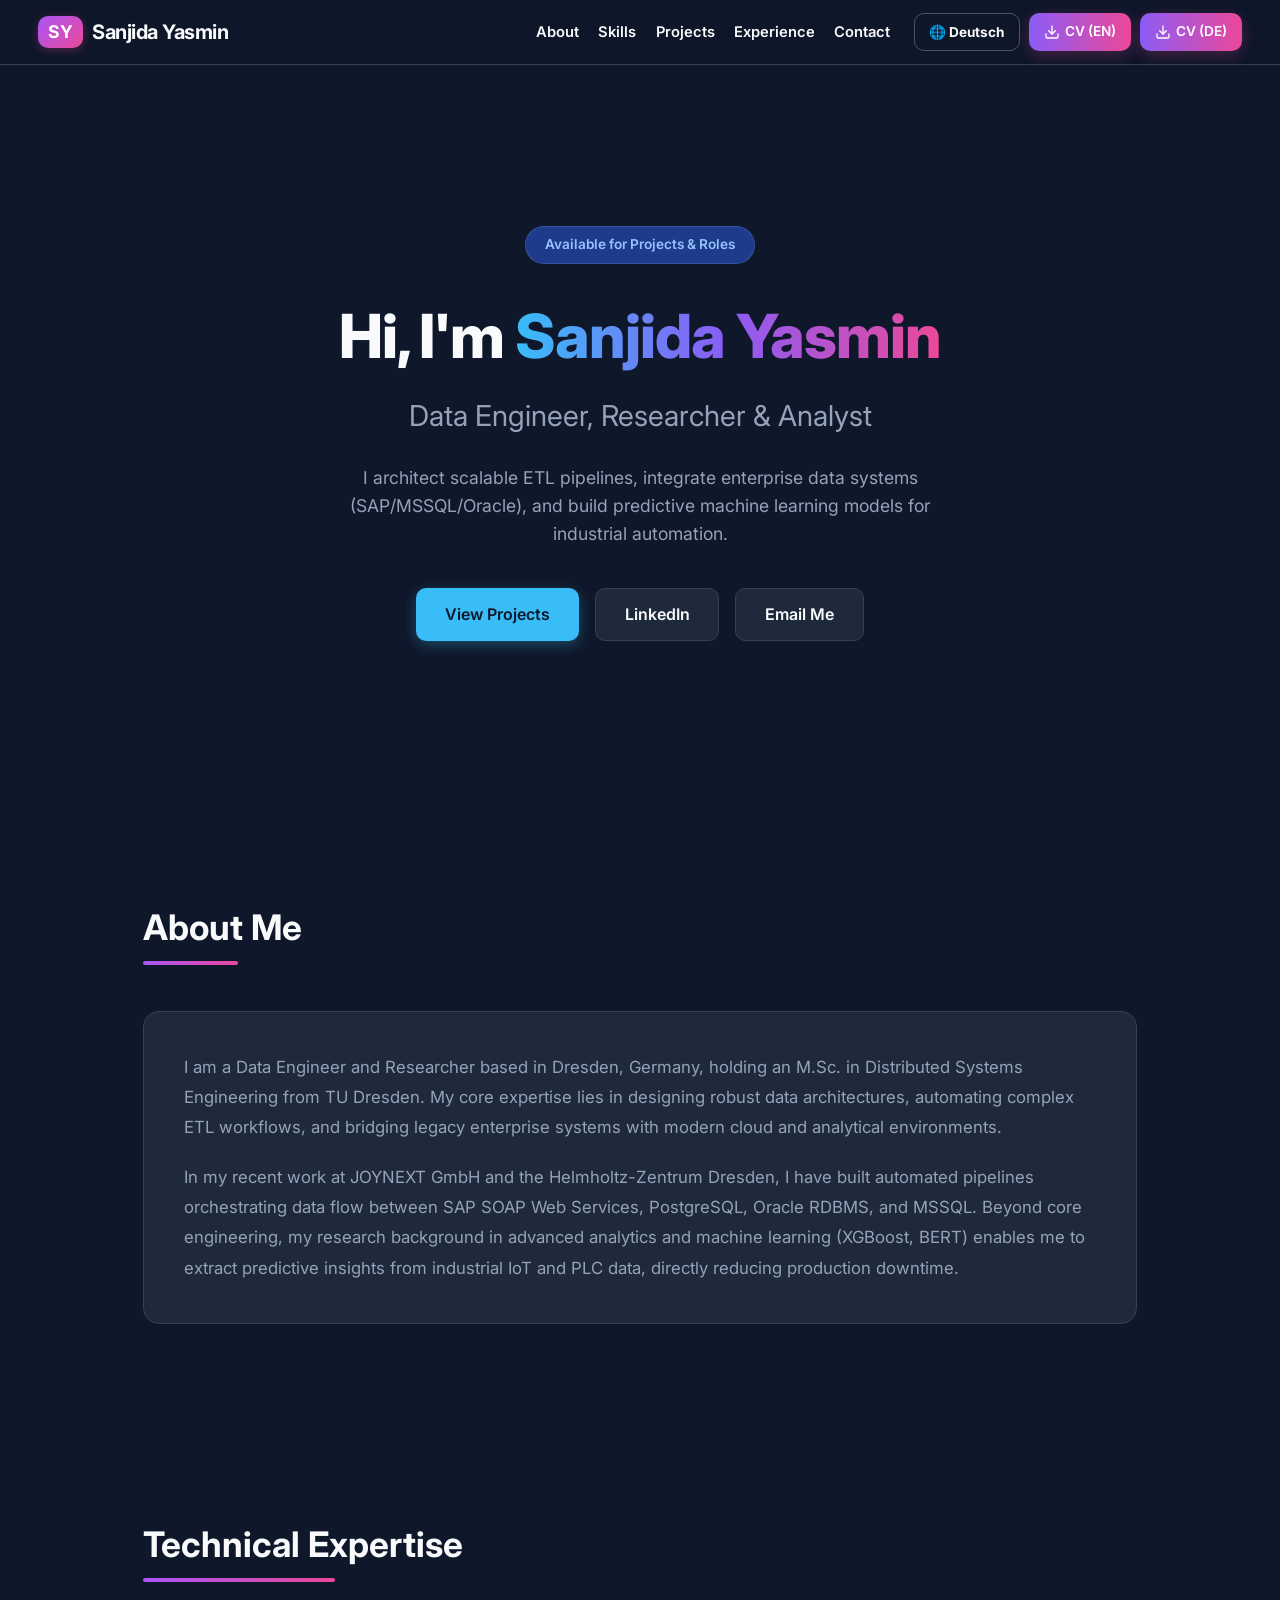
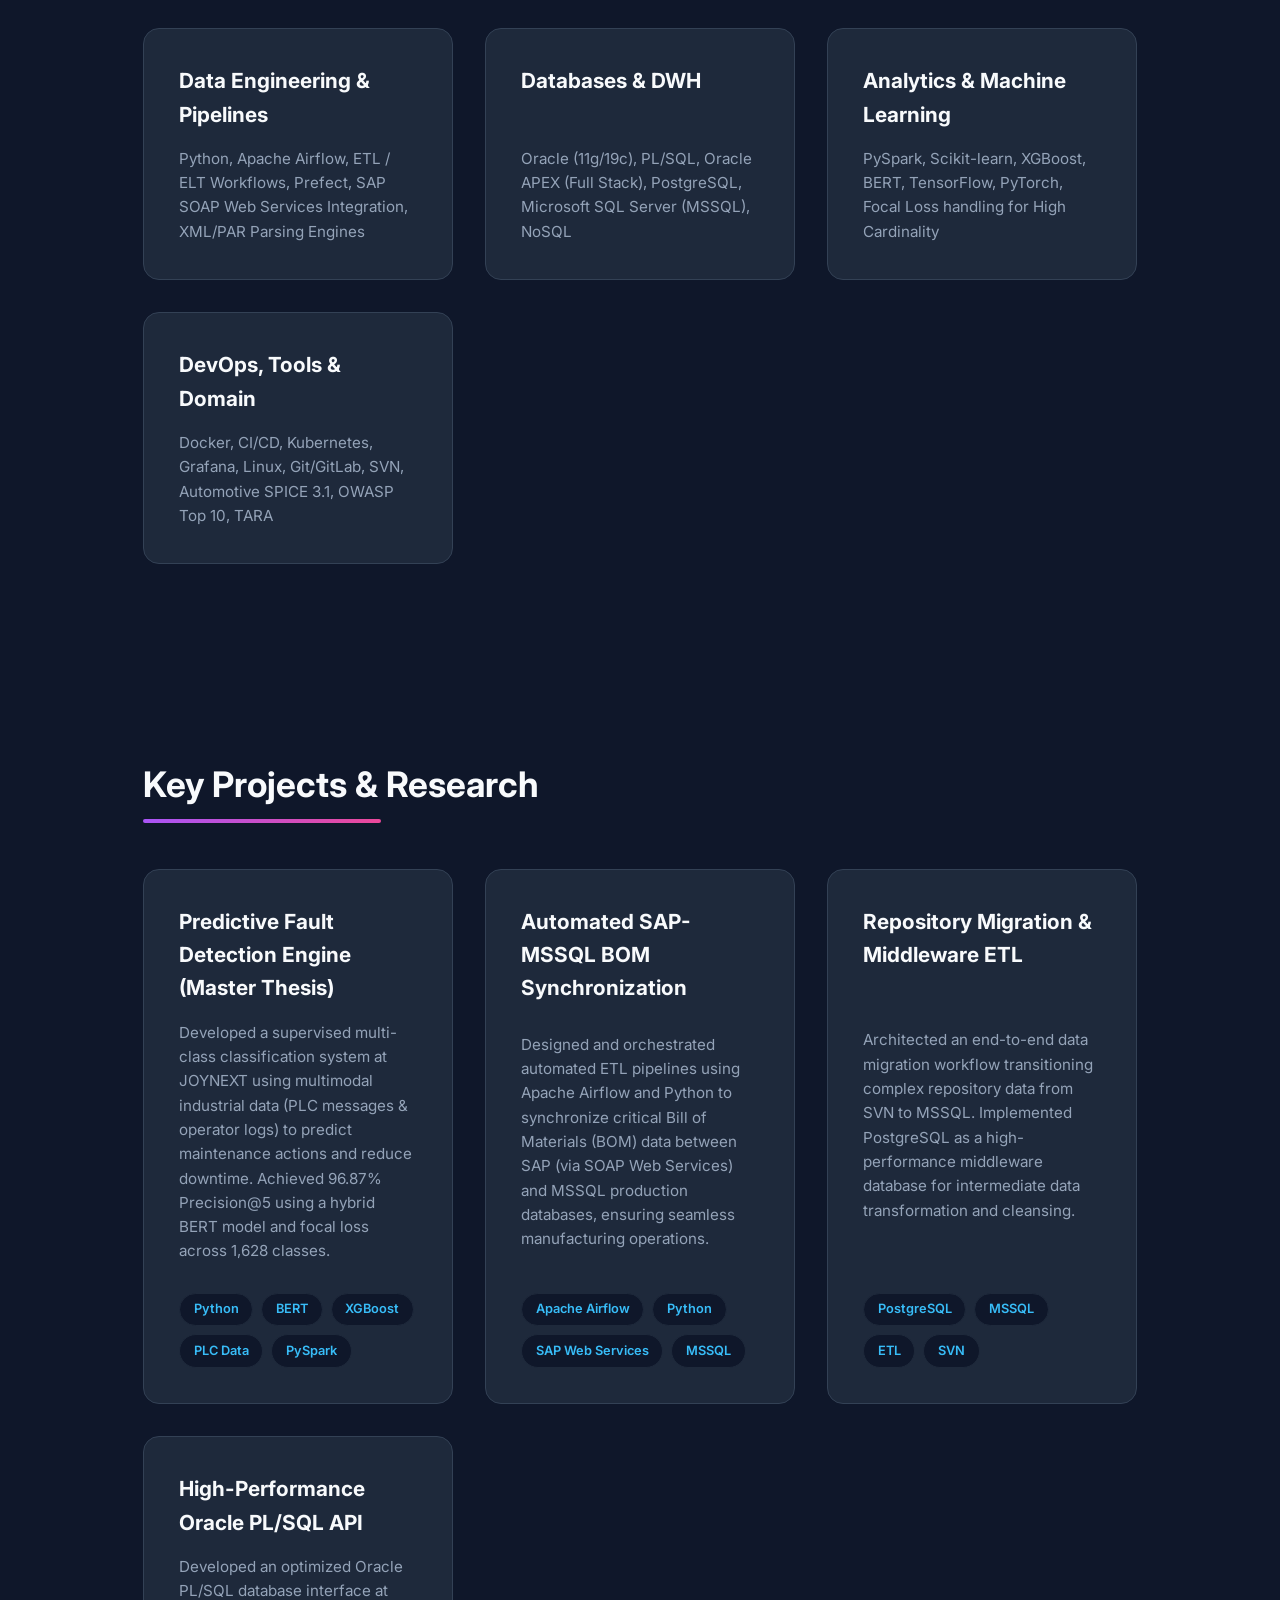
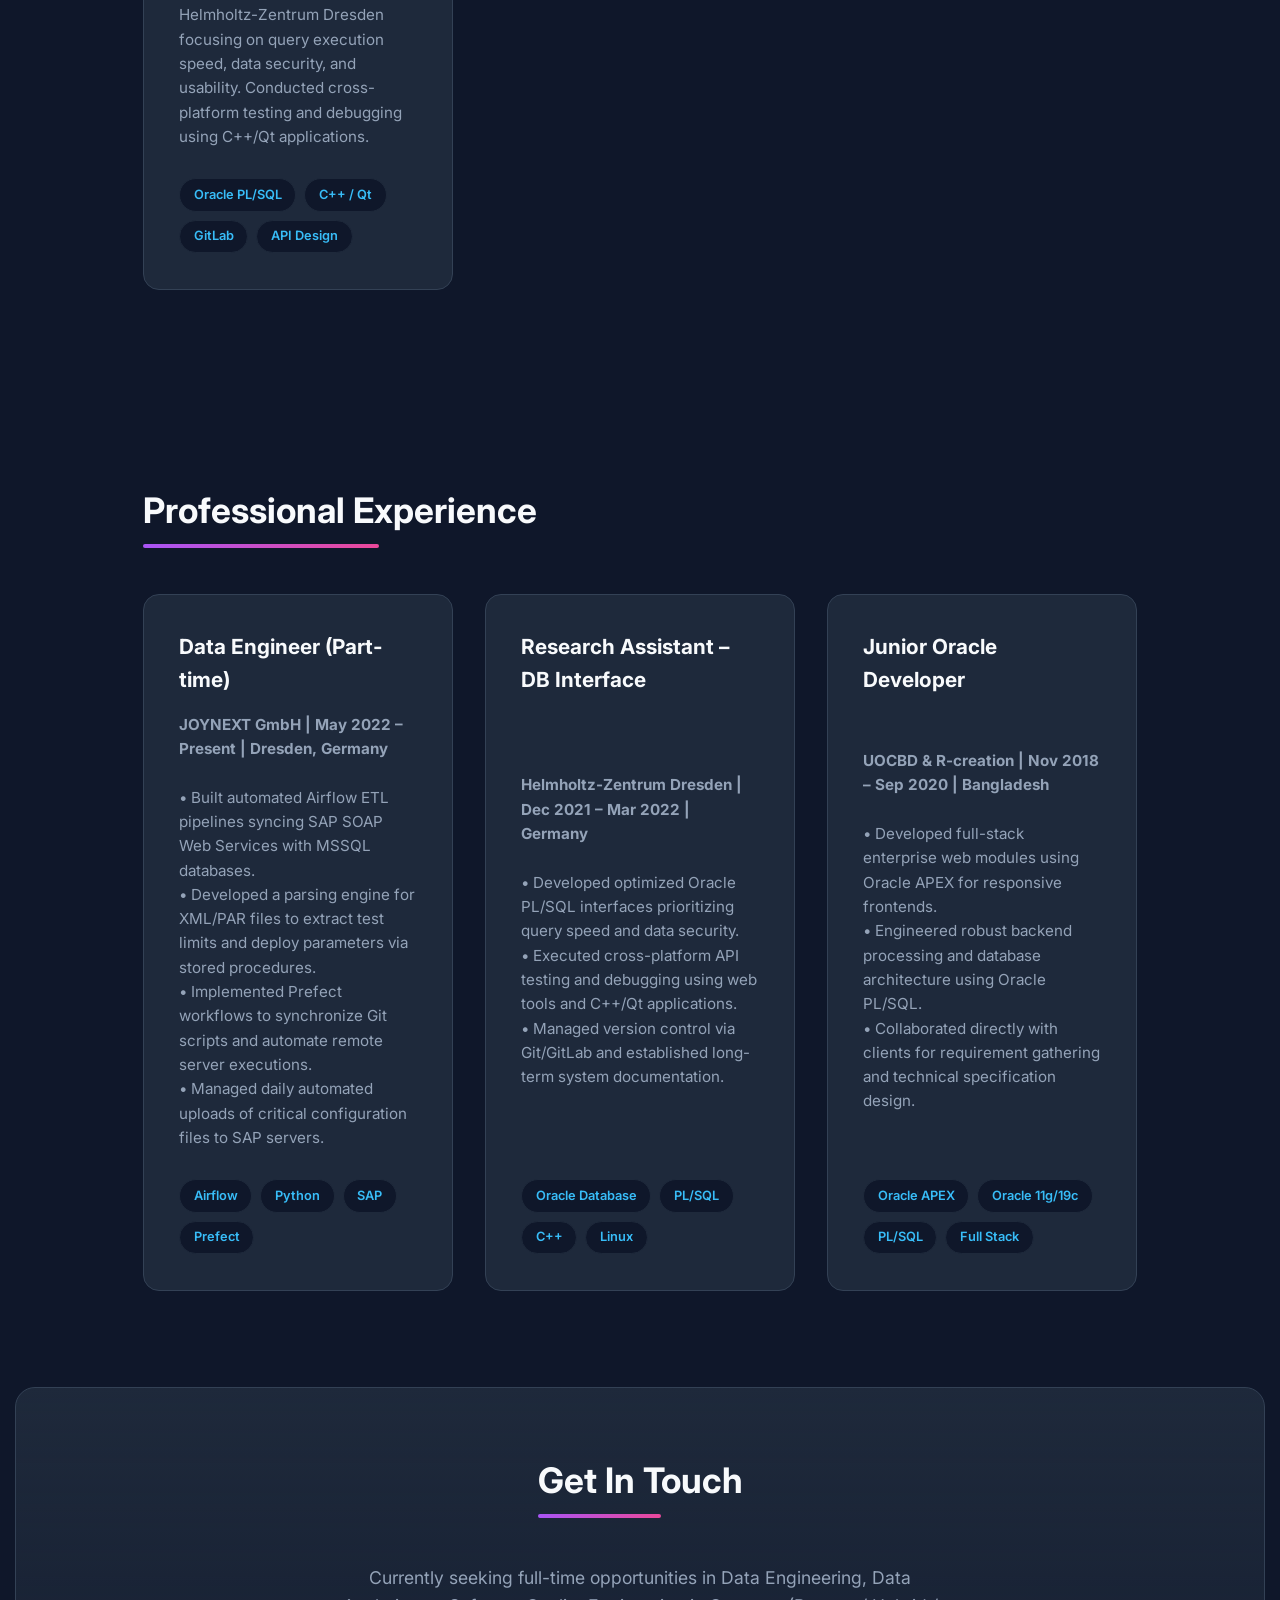
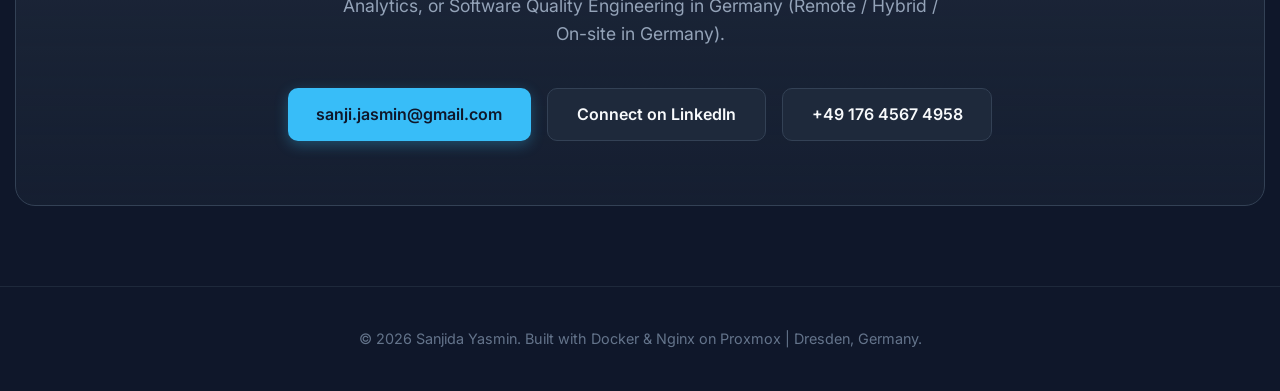
<file: index.html>
<!DOCTYPE html>
<html lang="en">
<head>
    <meta charset="UTF-8">
    <meta name="viewport" content="width=device-width, initial-scale=1.0">
    <title>Sanjida Yasmin | Data Engineer & Researcher</title>
    <link rel="stylesheet" href="style.css">
    <link href="https://fonts.googleapis.com/css2?family=Inter:wght@300;400;600;700;800&display=swap" rel="stylesheet">
</head>
<body>
    <nav class="navbar">
        <div class="brand">
            <span class="logo-badge">SY</span>
            <span class="brand-name">Sanjida Yasmin</span>
        </div>
        <div class="nav-right">
            <ul class="nav-links">
                <li><a href="#about" data-i18n="nav_about">About</a></li>
                <li><a href="#skills" data-i18n="nav_skills">Skills</a></li>
                <li><a href="#projects" data-i18n="nav_projects">Projects</a></li>
                <li><a href="#experience" data-i18n="nav_exp">Experience</a></li>
                <li><a href="#contact" data-i18n="nav_contact">Contact</a></li>
            </ul>
            <div class="cv-buttons">
                <!-- Language Toggle Button -->
                <button onclick="toggleLanguage()" class="btn-lang" id="langBtn">🌐 Deutsch</button>

                <a href="https://github.com/SanjidaY/Sanjida-Yasmin_CV/raw/main/Sanjida_Yasmin_CV.pdf" target="_blank" class="btn-gradient">
                <svg width="16" height="16" viewBox="0 0 24 24" fill="none" stroke="currentColor" stroke-width="2" stroke-linecap="round" stroke-linejoin="round"><path d="M21 15v4a2 2 0 0 1-2 2H5a2 2 0 0 1-2-2v-4"/><polyline points="7 10 12 15 17 10"/><line x1="12" y1="15" x2="12" y2="3"/></svg>
                CV (EN)
                </a>
                <a href="https://github.com/SanjidaY/Sanjida-Yasmin_CV/raw/main/Sanjida_Yasmin_Lebenslauf.pdf" target="_blank" class="btn-gradient">
                <svg width="16" height="16" viewBox="0 0 24 24" fill="none" stroke="currentColor" stroke-width="2" stroke-linecap="round" stroke-linejoin="round"><path d="M21 15v4a2 2 0 0 1-2 2H5a2 2 0 0 1-2-2v-4"/><polyline points="7 10 12 15 17 10"/><line x1="12" y1="15" x2="12" y2="3"/></svg>
                CV (DE)
                </a>
            </div>
        </div>
    </nav>

    <header class="hero">
        <div class="hero-content">
            <span class="badge" data-i18n="hero_badge">Available for Projects & Roles</span>
            <h1><span data-i18n="hero_hi">Hi, I'm</span> <span class="highlight">Sanjida Yasmin</span></h1>
            <h2 data-i18n="hero_subtitle">Data Engineer, Researcher & Analyst</h2>
            <p data-i18n="hero_desc">I architect scalable ETL pipelines, integrate enterprise data systems (SAP/MSSQL/Oracle), and build predictive machine learning models for industrial automation.</p>
            <div class="hero-buttons">
                <a href="#projects" class="btn btn-primary" data-i18n="hero_btn_proj">View Projects</a>
                <a href="https://linkedin.com/in/yasmin-sanjida" target="_blank" class="btn btn-secondary">LinkedIn</a>
                <a href="mailto:sanji.jasmin@gmail.com" class="btn btn-secondary" data-i18n="hero_btn_email">Email Me</a>
            </div>
        </div>
    </header>

    <section id="about" class="section">
        <h2 class="section-title" data-i18n="about_title">About Me</h2>
        <div class="about-grid">
            <div class="about-text">
                <p data-i18n="about_p1">I am a Data Engineer and Researcher based in Dresden, Germany, holding an M.Sc. in Distributed Systems Engineering from TU Dresden. My core expertise lies in designing robust data architectures, automating complex ETL workflows, and bridging legacy enterprise systems with modern cloud and analytical environments.</p>
                <p data-i18n="about_p2">In my recent work at JOYNEXT GmbH and the Helmholtz-Zentrum Dresden, I have built automated pipelines orchestrating data flow between SAP SOAP Web Services, PostgreSQL, Oracle RDBMS, and MSSQL. Beyond core engineering, my research background in advanced analytics and machine learning (XGBoost, BERT) enables me to extract predictive insights from industrial IoT and PLC data, directly reducing production downtime.</p>
            </div>
        </div>
    </section>

    <section id="skills" class="section">
        <h2 class="section-title" data-i18n="skills_title">Technical Expertise</h2>
        <div class="skills-grid">
            <div class="skill-card">
                <h3 data-i18n="skill_1_title">Data Engineering & Pipelines</h3>
                <p data-i18n="skill_1_desc">Python, Apache Airflow, ETL / ELT Workflows, Prefect, SAP SOAP Web Services Integration, XML/PAR Parsing Engines</p>
            </div>
            <div class="skill-card">
                <h3 data-i18n="skill_2_title">Databases & DWH</h3>
                <p data-i18n="skill_2_desc">Oracle (11g/19c), PL/SQL, Oracle APEX (Full Stack), PostgreSQL, Microsoft SQL Server (MSSQL), NoSQL</p>
            </div>
            <div class="skill-card">
                <h3 data-i18n="skill_3_title">Analytics & Machine Learning</h3>
                <p data-i18n="skill_3_desc">PySpark, Scikit-learn, XGBoost, BERT, TensorFlow, PyTorch, Focal Loss handling for High Cardinality</p>
            </div>
            <div class="skill-card">
                <h3 data-i18n="skill_4_title">DevOps, Tools & Domain</h3>
                <p data-i18n="skill_4_desc">Docker, CI/CD, Kubernetes, Grafana, Linux, Git/GitLab, SVN, Automotive SPICE 3.1, OWASP Top 10, TARA</p>
            </div>
        </div>
    </section>

    <section id="projects" class="section">
        <h2 class="section-title" data-i18n="proj_title">Key Projects & Research</h2>
        <div class="projects-grid">
            <div class="project-card">
                <div class="project-content">
                    <h3 data-i18n="proj_1_title">Predictive Fault Detection Engine (Master Thesis)</h3>
                    <p data-i18n="proj_1_desc">Developed a supervised multi-class classification system at JOYNEXT using multimodal industrial data (PLC messages & operator logs) to predict maintenance actions and reduce downtime. Achieved 96.87% Precision@5 using a hybrid BERT model and focal loss across 1,628 classes.</p>
                    <div class="tags">
                        <span>Python</span><span>BERT</span><span>XGBoost</span><span>PLC Data</span><span>PySpark</span>
                    </div>
                </div>
            </div>
            <div class="project-card">
                <div class="project-content">
                    <h3 data-i18n="proj_2_title">Automated SAP-MSSQL BOM Synchronization</h3>
                    <p data-i18n="proj_2_desc">Designed and orchestrated automated ETL pipelines using Apache Airflow and Python to synchronize critical Bill of Materials (BOM) data between SAP (via SOAP Web Services) and MSSQL production databases, ensuring seamless manufacturing operations.</p>
                    <div class="tags">
                        <span>Apache Airflow</span><span>Python</span><span>SAP Web Services</span><span>MSSQL</span>
                    </div>
                </div>
            </div>
            <div class="project-card">
                <div class="project-content">
                    <h3 data-i18n="proj_3_title">Repository Migration & Middleware ETL</h3>
                    <p data-i18n="proj_3_desc">Architected an end-to-end data migration workflow transitioning complex repository data from SVN to MSSQL. Implemented PostgreSQL as a high-performance middleware database for intermediate data transformation and cleansing.</p>
                    <div class="tags">
                        <span>PostgreSQL</span><span>MSSQL</span><span>ETL</span><span>SVN</span>
                    </div>
                </div>
            </div>
            <div class="project-card">
                <div class="project-content">
                    <h3 data-i18n="proj_4_title">High-Performance Oracle PL/SQL API</h3>
                    <p data-i18n="proj_4_desc">Developed an optimized Oracle PL/SQL database interface at Helmholtz-Zentrum Dresden focusing on query execution speed, data security, and usability. Conducted cross-platform testing and debugging using C++/Qt applications.</p>
                    <div class="tags">
                        <span>Oracle PL/SQL</span><span>C++ / Qt</span><span>GitLab</span><span>API Design</span>
                    </div>
                </div>
            </div>
        </div>
    </section>

    <section id="experience" class="section">
        <h2 class="section-title" data-i18n="exp_title">Professional Experience</h2>
        <div class="projects-grid">
            <div class="project-card">
                <div class="project-content">
                    <h3 data-i18n="exp_1_title">Data Engineer (Part-time)</h3>
                    <p><strong data-i18n="exp_1_sub">JOYNEXT GmbH | May 2022 – Present | Dresden, Germany</strong><br><br>
                    <span data-i18n="exp_1_desc">• Built automated Airflow ETL pipelines syncing SAP SOAP Web Services with MSSQL databases.<br>• Developed a parsing engine for XML/PAR files to extract test limits and deploy parameters via stored procedures.<br>• Implemented Prefect workflows to synchronize Git scripts and automate remote server executions.<br>• Managed daily automated uploads of critical configuration files to SAP servers.</span></p>
                    <div class="tags">
                        <span>Airflow</span><span>Python</span><span>SAP</span><span>Prefect</span>
                    </div>
                </div>
            </div>
            <div class="project-card">
                <div class="project-content">
                    <h3 data-i18n="exp_2_title">Research Assistant – DB Interface</h3>
                    <p><strong data-i18n="exp_2_sub">Helmholtz-Zentrum Dresden | Dec 2021 – Mar 2022 | Germany</strong><br><br>
                    <span data-i18n="exp_2_desc">• Developed optimized Oracle PL/SQL interfaces prioritizing query speed and data security.<br>• Executed cross-platform API testing and debugging using web tools and C++/Qt applications.<br>• Managed version control via Git/GitLab and established long-term system documentation.</span></p>
                    <div class="tags">
                        <span>Oracle Database</span><span>PL/SQL</span><span>C++</span><span>Linux</span>
                    </div>
                </div>
            </div>
            <div class="project-card">
                <div class="project-content">
                    <h3 data-i18n="exp_3_title">Junior Oracle Developer</h3>
                    <p><strong data-i18n="exp_3_sub">UOCBD & R-creation | Nov 2018 – Sep 2020 | Bangladesh</strong><br><br>
                    <span data-i18n="exp_3_desc">• Developed full-stack enterprise web modules using Oracle APEX for responsive frontends.<br>• Engineered robust backend processing and database architecture using Oracle PL/SQL.<br>• Collaborated directly with clients for requirement gathering and technical specification design.</span></p>
                    <div class="tags">
                        <span>Oracle APEX</span><span>Oracle 11g/19c</span><span>PL/SQL</span><span>Full Stack</span>
                    </div>
                </div>
            </div>
        </div>
    </section>

    <section id="contact" class="section contact-section">
        <h2 class="section-title" data-i18n="contact_title">Get In Touch</h2>
        <p data-i18n="contact_desc">Currently seeking full-time opportunities in Data Engineering, Data Analytics, or Software Quality Engineering in Germany (Remote / Hybrid / On-site in Germany).</p>
        <div class="contact-links">
            <a href="mailto:sanji.jasmin@gmail.com" class="btn btn-primary">sanji.jasmin@gmail.com</a>
            <a href="https://linkedin.com/in/yasmin-sanjida" target="_blank" class="btn btn-secondary">Connect on LinkedIn</a>
            <a href="tel:+4917645674958" class="btn btn-secondary">+49 176 4567 4958</a>
        </div>
    </section>

    <footer>
        <p data-i18n="footer_text">&copy; 2026 Sanjida Yasmin. Built with Docker & Nginx on Proxmox | Dresden, Germany.</p>
    </footer>

    <!-- JavaScript Translation Engine -->
    <script>
        const translations = {
            en: {
                nav_about: "About", nav_skills: "Skills", nav_projects: "Projects", nav_exp: "Experience", nav_contact: "Contact",
                hero_badge: "Available for Projects & Roles", hero_hi: "Hi, I'm", hero_subtitle: "Data Engineer, Researcher & Analyst",
                hero_desc: "I architect scalable ETL pipelines, integrate enterprise data systems (SAP/MSSQL/Oracle), and build predictive machine learning models for industrial automation.",
                hero_btn_proj: "View Projects", hero_btn_email: "Email Me",
                about_title: "About Me",
                about_p1: "I am a Data Engineer and Researcher based in Dresden, Germany, holding an M.Sc. in Distributed Systems Engineering from TU Dresden. My core expertise lies in designing robust data architectures, automating complex ETL workflows, and bridging legacy enterprise systems with modern cloud and analytical environments.",
                about_p2: "In my recent work at JOYNEXT GmbH and the Helmholtz-Zentrum Dresden, I have built automated pipelines orchestrating data flow between SAP SOAP Web Services, PostgreSQL, Oracle RDBMS, and MSSQL. Beyond core engineering, my research background in advanced analytics and machine learning (XGBoost, BERT) enables me to extract predictive insights from industrial IoT and PLC data, directly reducing production downtime.",
                skills_title: "Technical Expertise",
                skill_1_title: "Data Engineering & Pipelines", skill_1_desc: "Python, Apache Airflow, ETL / ELT Workflows, Prefect, SAP SOAP Web Services Integration, XML/PAR Parsing Engines",
                skill_2_title: "Databases & DWH", skill_2_desc: "Oracle (11g/19c), PL/SQL, Oracle APEX (Full Stack), PostgreSQL, Microsoft SQL Server (MSSQL), NoSQL",
                skill_3_title: "Analytics & Machine Learning", skill_3_desc: "PySpark, Scikit-learn, XGBoost, BERT, TensorFlow, PyTorch, Focal Loss handling for High Cardinality",
                skill_4_title: "DevOps, Tools & Domain", skill_4_desc: "Docker, CI/CD, Kubernetes, Grafana, Linux, Git/GitLab, SVN, Automotive SPICE 3.1, OWASP Top 10, TARA",
                proj_title: "Key Projects & Research",
                proj_1_title: "Predictive Fault Detection Engine (Master Thesis)", proj_1_desc: "Developed a supervised multi-class classification system at JOYNEXT using multimodal industrial data (PLC messages & operator logs) to predict maintenance actions and reduce downtime. Achieved 96.87% Precision@5 using a hybrid BERT model and focal loss across 1,628 classes.",
                proj_2_title: "Automated SAP-MSSQL BOM Synchronization", proj_2_desc: "Designed and orchestrated automated ETL pipelines using Apache Airflow and Python to synchronize critical Bill of Materials (BOM) data between SAP (via SOAP Web Services) and MSSQL production databases, ensuring seamless manufacturing operations.",
                proj_3_title: "Repository Migration & Middleware ETL", proj_3_desc: "Architected an end-to-end data migration workflow transitioning complex repository data from SVN to MSSQL. Implemented PostgreSQL as a high-performance middleware database for intermediate data transformation and cleansing.",
                proj_4_title: "High-Performance Oracle PL/SQL API", proj_4_desc: "Developed an optimized Oracle PL/SQL database interface at Helmholtz-Zentrum Dresden focusing on query execution speed, data security, and usability. Conducted cross-platform testing and debugging using C++/Qt applications.",
                exp_title: "Professional Experience",
                exp_1_title: "Data Engineer (Part-time)", exp_1_sub: "JOYNEXT GmbH | May 2022 – Present | Dresden, Germany",
                exp_1_desc: "• Built automated Airflow ETL pipelines syncing SAP SOAP Web Services with MSSQL databases.<br>• Developed a parsing engine for XML/PAR files to extract test limits and deploy parameters via stored procedures.<br>• Implemented Prefect workflows to synchronize Git scripts and automate remote server executions.<br>• Managed daily automated uploads of critical configuration files to SAP servers.",
                exp_2_title: "Research Assistant – DB Interface", exp_2_sub: "Helmholtz-Zentrum Dresden | Dec 2021 – Mar 2022 | Germany",
                exp_2_desc: "• Developed optimized Oracle PL/SQL interfaces prioritizing query speed and data security.<br>• Executed cross-platform API testing and debugging using web tools and C++/Qt applications.<br>• Managed version control via Git/GitLab and established long-term system documentation.",
                exp_3_title: "Junior Oracle Developer", exp_3_sub: "UOCBD & R-creation | Nov 2018 – Sep 2020 | Bangladesh",
                exp_3_desc: "• Developed full-stack enterprise web modules using Oracle APEX for responsive frontends.<br>• Engineered robust backend processing and database architecture using Oracle PL/SQL.<br>• Collaborated directly with clients for requirement gathering and technical specification design.",
                contact_title: "Get In Touch", contact_desc: "Currently seeking full-time opportunities in Data Engineering, Data Analytics, or Software Quality Engineering in Germany (Remote / Hybrid / On-site in Germany).",
                footer_text: "&copy; 2026 Sanjida Yasmin. Built with Docker & Nginx on Proxmox | Dresden, Germany."
            },
            de: {
                nav_about: "Über mich", nav_skills: "Kompetenzen", nav_projects: "Projekte", nav_exp: "Erfahrung", nav_contact: "Kontakt",
                hero_badge: "Verfügbar für Projekte & Festanstellung", hero_hi: "Hi, ich bin", hero_subtitle: "Data Engineerin, Forscherin & Analystin",
                hero_desc: "Ich entwickle skalierbare ETL-Pipelines, integriere Unternehmensdatensysteme (SAP/MSSQL/Oracle) und erstelle präventive Machine-Learning-Modelle für die Industrieautomation.",
                hero_btn_proj: "Projekte ansehen", hero_btn_email: "E-Mail schreiben",
                about_title: "Über mich",
                about_p1: "Ich bin eine Data Engineerin und Forscherin aus Dresden mit einem M.Sc. in Distributed Systems Engineering der TU Dresden. Meine Kernkompetenz liegt im Entwurf robuster Datenarchitekturen, der Automatisierung komplexer ETL-Workflows und der Verbindung von Legacy-Systemen mit modernen Cloud- und Analyseumgebungen.",
                about_p2: "In meiner jüngsten Tätigkeit bei der JOYNEXT GmbH und dem Helmholtz-Zentrum Dresden habe ich automatisierte Pipelines aufgebaut, die den Datenfluss zwischen SAP SOAP-Webservices, PostgreSQL, Oracle RDBMS und MSSQL steuern. Darüber hinaus ermöglicht mir mein Forschungshintergrund in Advanced Analytics und Machine Learning (XGBoost, BERT), präzise Vorhersagen aus industriellen IoT- und SPS-Daten zu generieren, um Produktionsausfälle messbar zu reduzieren.",
                skills_title: "Technische Kompetenzen",
                skill_1_title: "Data Engineering & Pipelines", skill_1_desc: "Python, Apache Airflow, ETL / ELT Workflows, Prefect, SAP SOAP Webservices-Integration, XML/PAR Parsing-Engines",
                skill_2_title: "Datenbanken & DWH", skill_2_desc: "Oracle (11g/19c), PL/SQL, Oracle APEX (Full Stack), PostgreSQL, Microsoft SQL Server (MSSQL), NoSQL",
                skill_3_title: "Analytik & Machine Learning", skill_3_desc: "PySpark, Scikit-learn, XGBoost, BERT, TensorFlow, PyTorch, Focal Loss zur Behandlung hoher Kardinalität",
                skill_4_title: "DevOps, Tools & Methoden", skill_4_desc: "Docker, CI/CD, Kubernetes, Grafana, Linux, Git/GitLab, SVN, Automotive SPICE 3.1, OWASP Top 10, TARA",
                proj_title: "Key Projekte & Forschung",
                proj_1_title: "Prädiktive Fehlererkennung (Masterarbeit)", proj_1_desc: "Entwicklung eines überwachten Multiklassen-Klassifikationssystems bei JOYNEXT unter Verwendung multimodaler Industriedaten (SPS-Protokolle & manuelle Textprotokolle) zur Vorhersage von Wartungsmaßnahmen. Erzielung einer Precision@5 von 96,87 % mittels eines hybriden BERT-Modells über 1.628 Klassen.",
                proj_2_title: "Automatisierte SAP-MSSQL Stücklisten-Synchronisation", proj_2_desc: "Entwurf und Orchestrierung automatisierter ETL-Pipelines mittels Apache Airflow und Python zur Synchronisation kritischer Stücklisten (BOM) zwischen SAP (SOAP-Webservices) und MSSQL-Produktionsdatenbanken.",
                proj_3_title: "Repository-Migration & Middleware-ETL", proj_3_desc: "Entwicklung eines End-to-End-Workflows zur Migration von Repository-Daten von SVN zu MSSQL unter Nutzung von PostgreSQL als leistungsstarke Middleware-Datenbank für Zwischenschritte und Datentransformation.",
                proj_4_title: "Hochperformante Oracle PL/SQL API", proj_4_desc: "Entwicklung einer optimierten Oracle PL/SQL-Datenbankschnittstelle am Helmholtz-Zentrum Dresden mit Fokus auf Abfragegeschwindigkeit und Datensicherheit. Durchführung plattformübergreifender Tests mittels C++/Qt-Anwendungen.",
                exp_title: "Berufserfahrung",
                exp_1_title: "Data Engineerin (Teilzeit)", exp_1_sub: "JOYNEXT GmbH | Mai 2022 – Heute | Dresden, Deutschland",
                exp_1_desc: "• Entwurf automatisierter Airflow ETL-Pipelines zur Synchronisation von SAP SOAP-Webservices mit MSSQL.<br>• Entwicklung einer Parsing-Engine für XML/PAR-Dateien zum Extrahieren von Testgrenzwerten via Stored Procedures.<br>• Implementierung von Prefect-Workflows zur Synchronisation von Skripten aus Git und Ausführung auf Remote-Servern.<br>• Verwaltung der täglichen Generierung und des Uploads kritischer Konfigurationsdateien auf SAP-Server.",
                exp_2_title: "Wissenschaftliche Mitarbeiterin – DB-Schnittstelle", exp_2_sub: "Helmholtz-Zentrum Dresden | Dez. 2021 – März 2022 | Deutschland",
                exp_2_desc: "• Entwicklung einer optimierten Oracle PL/SQL-Schnittstelle mit Fokus auf Abfragetempo und Datensicherheit.<br>• Durchführung plattformübergreifender Tests und Debugging mittels C++/Qt-Anwendungen.<br>• Verwaltung von Repositories über Git/GitLab sowie Erstellung einer langfristigen Systemdokumentation.",
                exp_3_title: "Junior Oracle Entwicklerin", exp_3_sub: "UOCBD & R-creation | Nov. 2018 – Sep. 2020 | Bangladesch",
                exp_3_desc: "• Entwicklung von Full-Stack-Webmodulen unter Verwendung von Oracle APEX für das Frontend.<br>• Programmierung robuster Backend-Verarbeitung und Datenbankstrukturen mit Oracle PL/SQL.<br>• Direkte Zusammenarbeit mit Kunden zur Anforderungserhebung und technischen Spezifikation.",
                contact_title: "Kontakt aufnehmen", contact_desc: "Aktuell auf der Suche nach einer Vollzeitstelle als Data Engineerin, Data Analystin oder Software Quality Engineerin in Deutschland (Remote / Hybrid / Vor Ort in Deutschland).",
                footer_text: "&copy; 2026 Sanjida Yasmin. Erstellt mit Docker & Nginx auf Proxmox | Dresden, Deutschland."
            }
        };

        let currentLang = 'en';

        function toggleLanguage() {
            currentLang = currentLang === 'en' ? 'de' : 'en';

            // Update button text
            const langBtn = document.getElementById('langBtn');
            langBtn.innerHTML = currentLang === 'en' ? '🌐 Deutsch' : '🌐 English';

            // Update HTML language attribute
            document.documentElement.lang = currentLang;

            // Swap all translated texts
            document.querySelectorAll('[data-i18n]').forEach(element => {
                const key = element.getAttribute('data-i18n');
                if (translations[currentLang][key]) {
                    element.innerHTML = translations[currentLang][key];
                }
            });
        }
    </script>
</body>
</html>
</file>
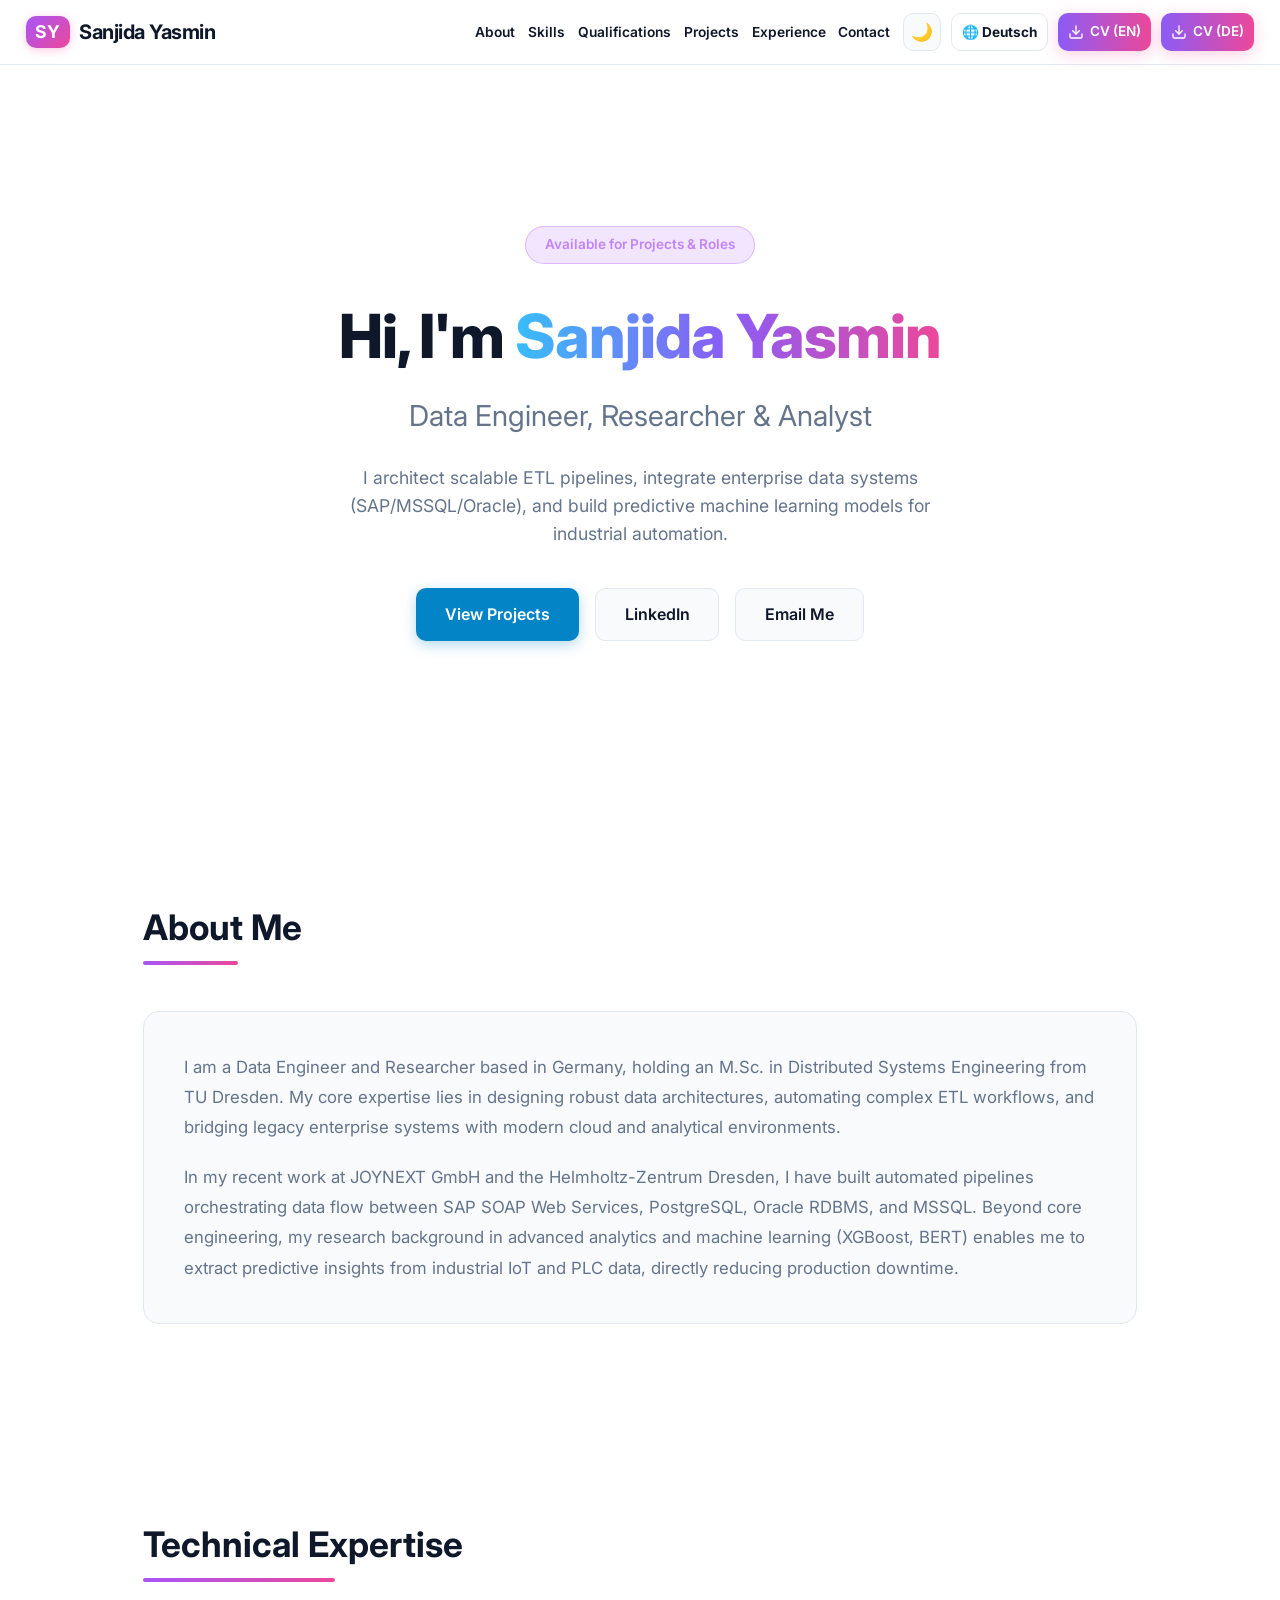
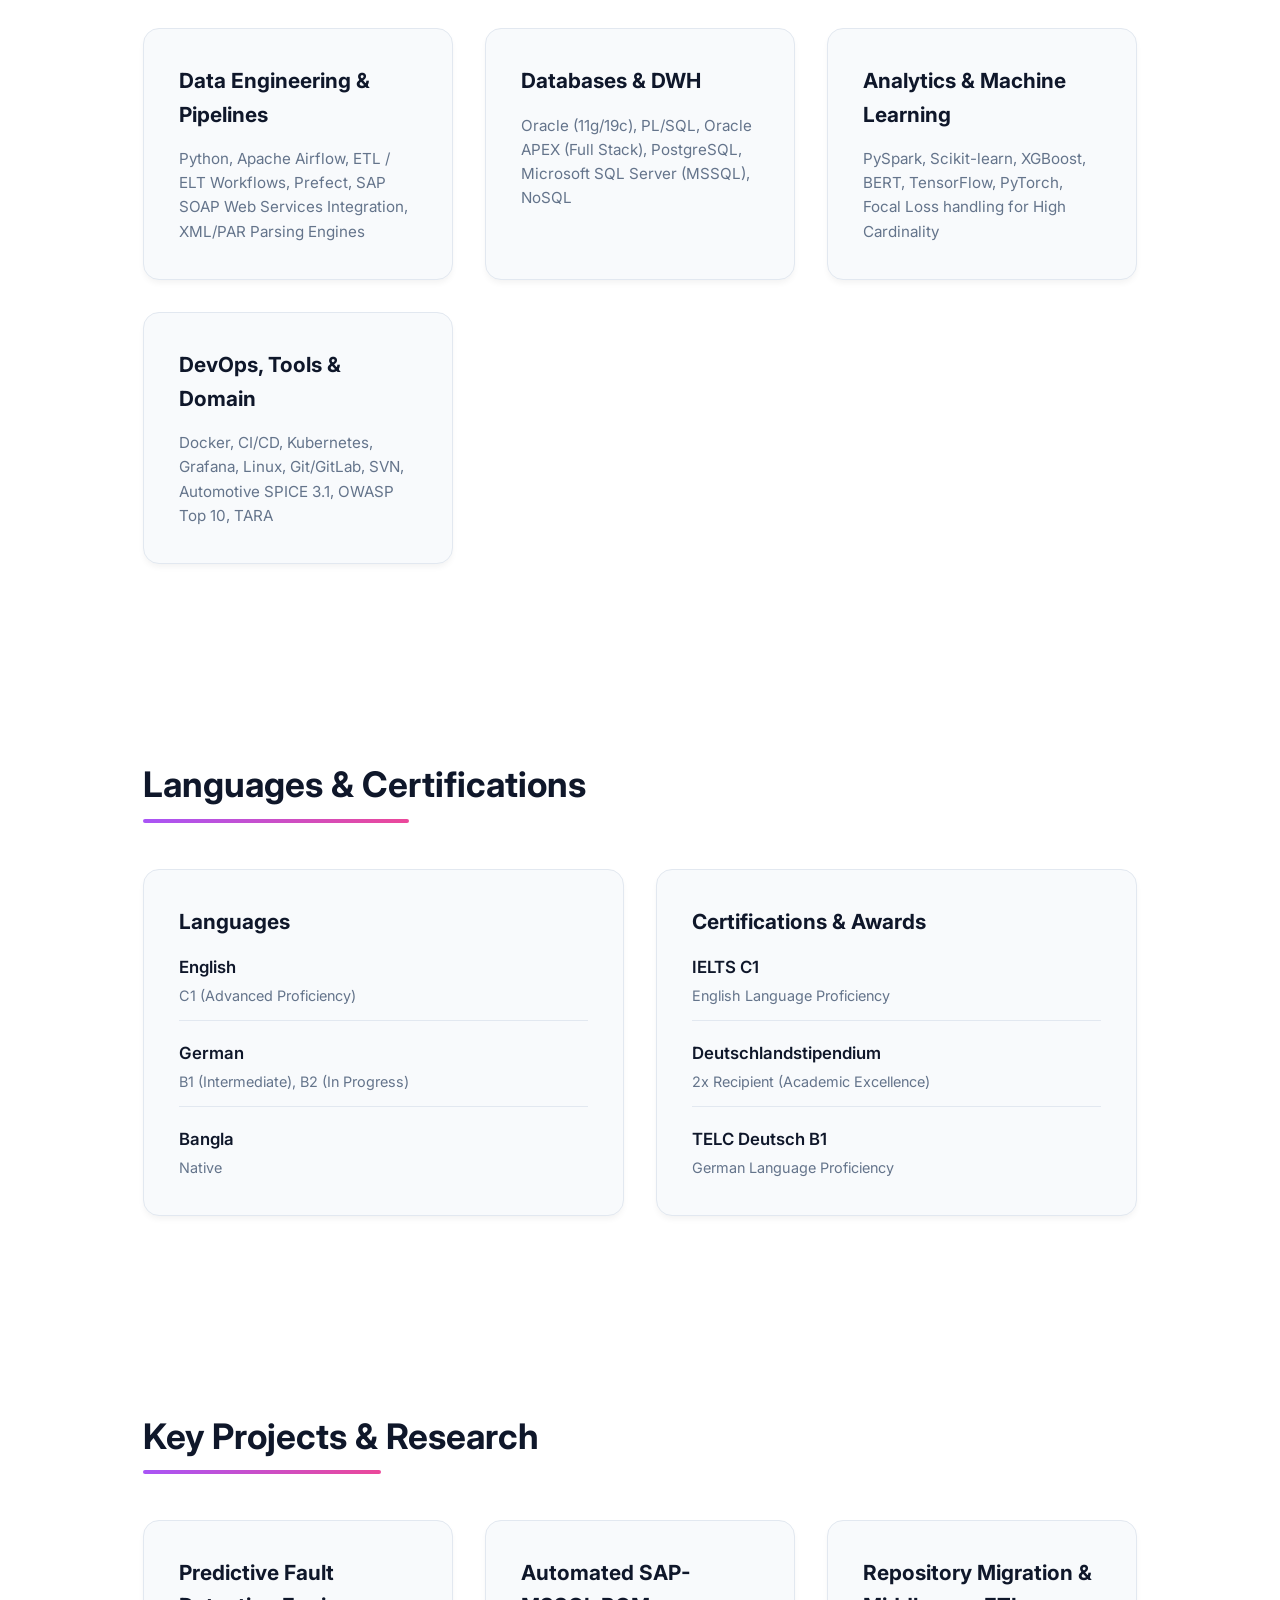
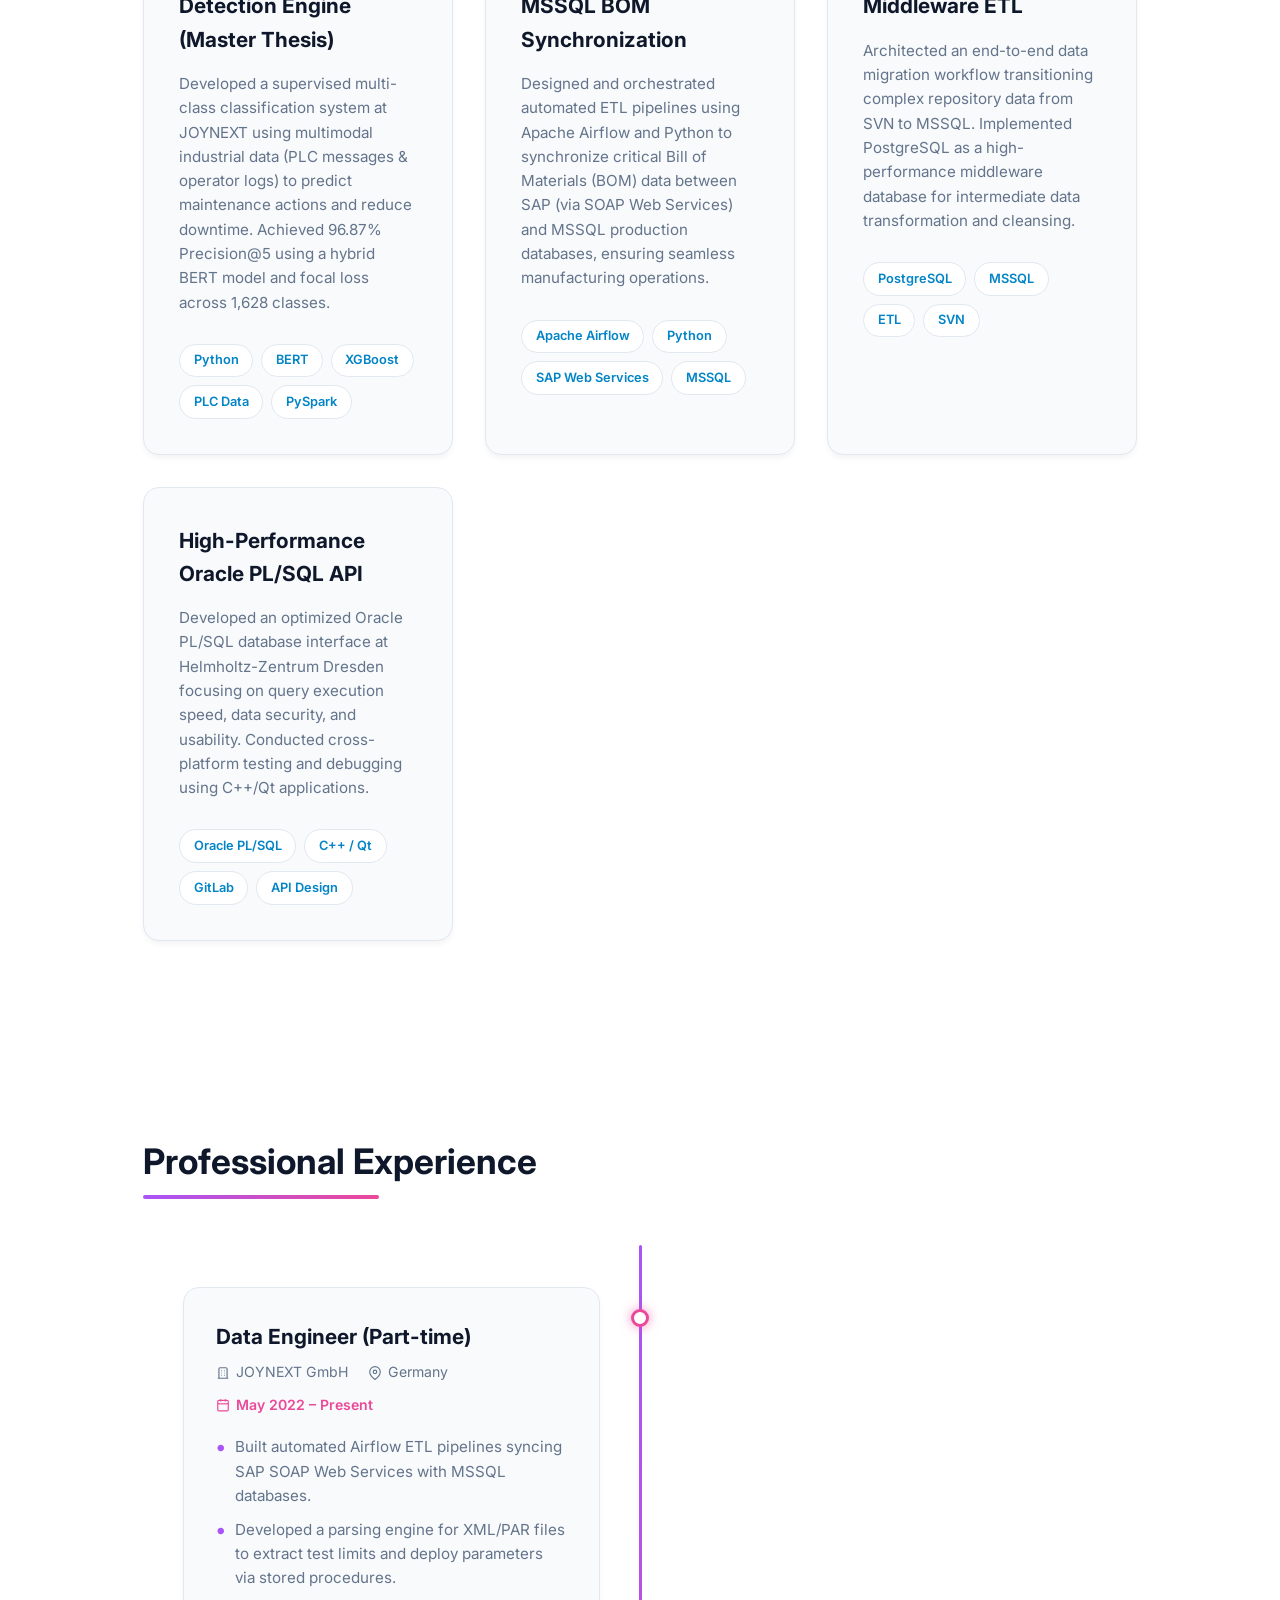
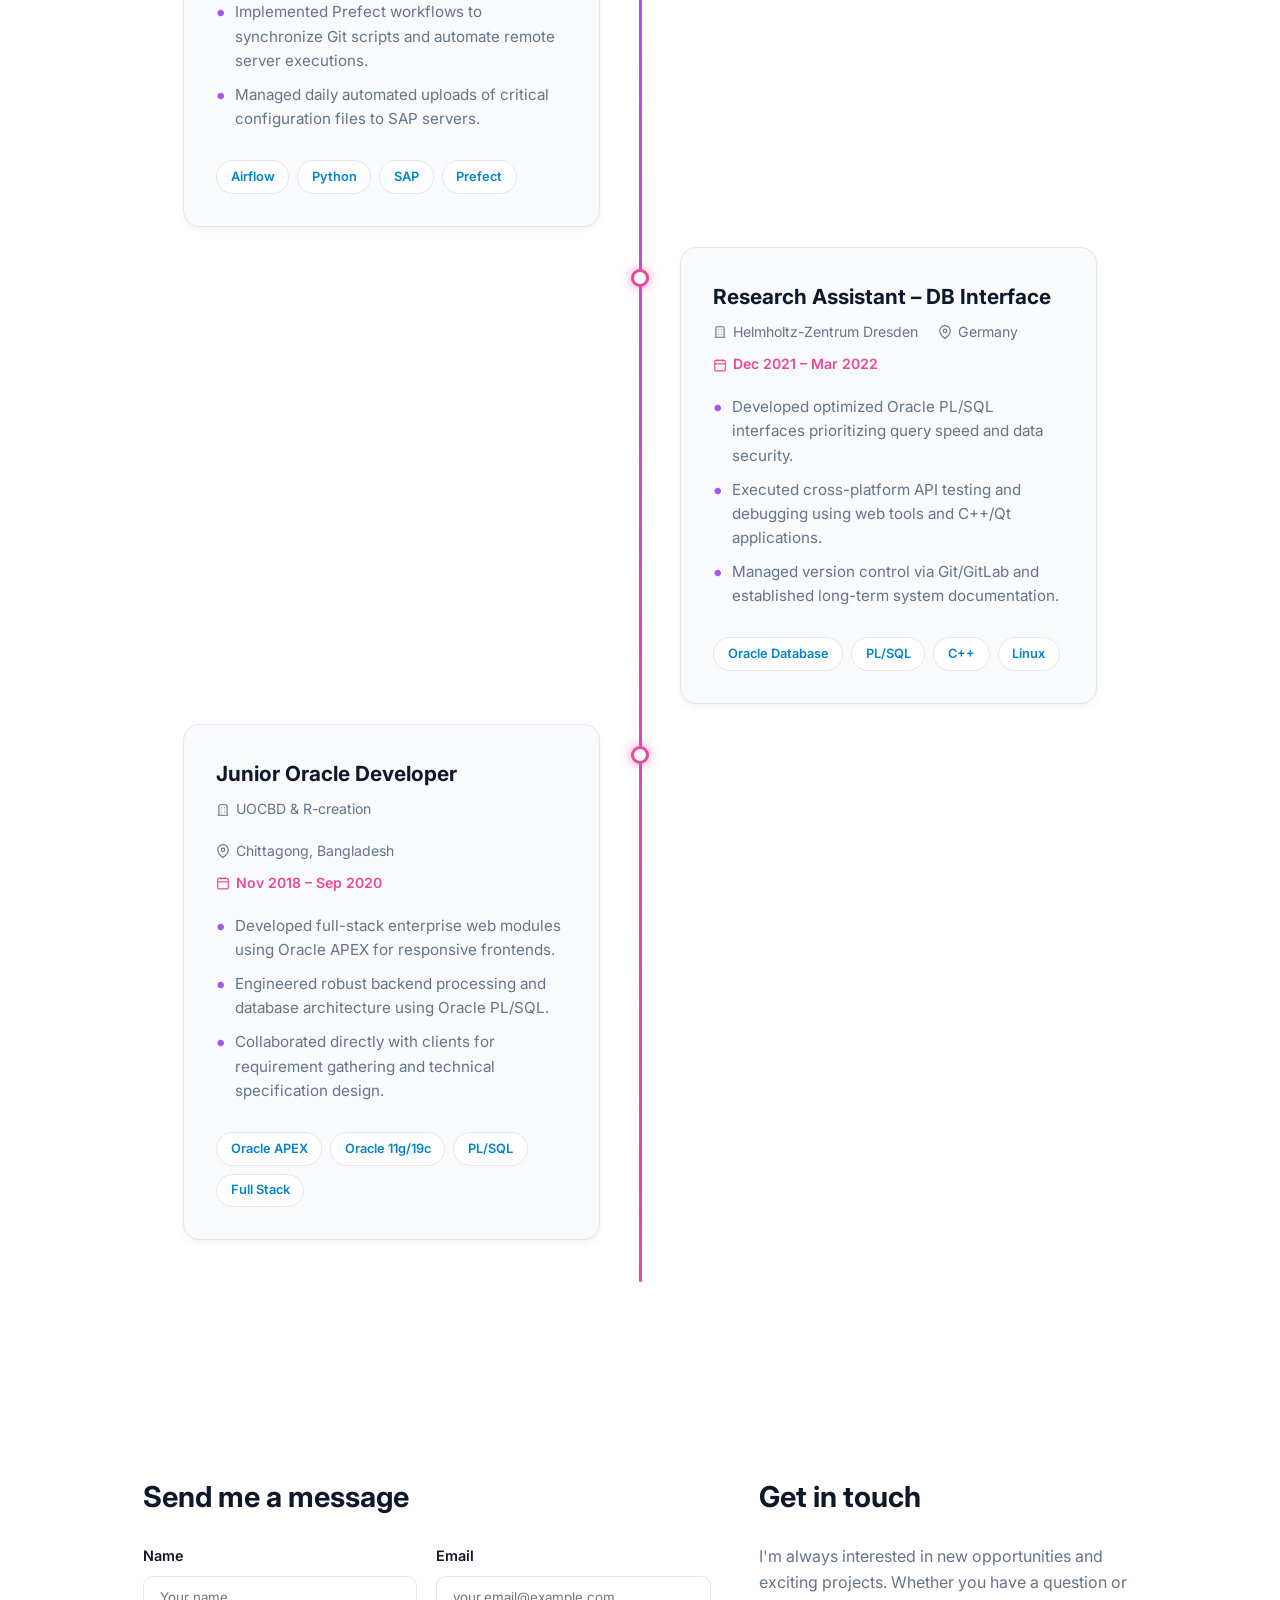
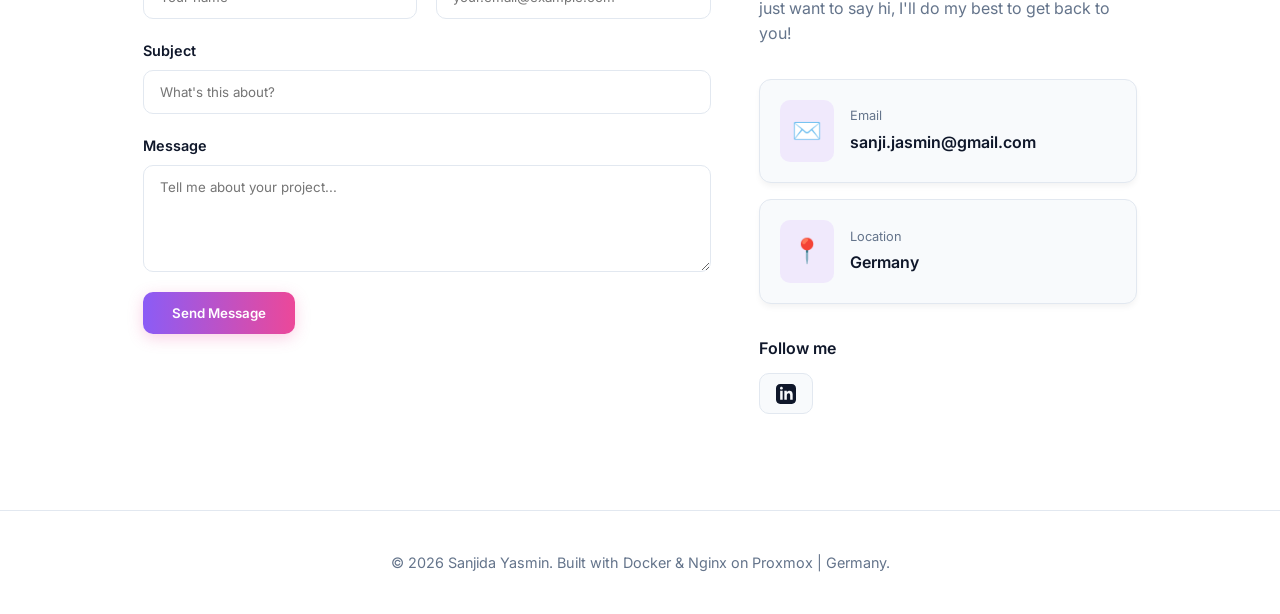
<file: src/index.html>
<!DOCTYPE html>
<html lang="en">
<head>
    <meta charset="UTF-8">
    <meta name="viewport" content="width=device-width, initial-scale=1.0">
    <title>Sanjida Yasmin | Data Engineer & Researcher</title>
    <link rel="stylesheet" href="style.css">
    <link href="https://fonts.googleapis.com/css2?family=Inter:wght@300;400;600;700;800&display=swap" rel="stylesheet">
    <link rel="apple-touch-icon" sizes="180x180" href="/apple-touch-icon.png">
    <link rel="icon" type="image/png" sizes="32x32" href="/favicon-32x32.png">
    <link rel="icon" type="image/png" sizes="16x16" href="/favicon-16x16.png">
    <link rel="icon" href="/favicon.ico">
</head>
<body>
    <nav class="navbar">
        <div class="brand">
            <span class="logo-badge">SY</span>
            <span class="brand-name">Sanjida Yasmin</span>
        </div>
        <div class="nav-right">
            <ul class="nav-links">
                <li><a href="#about" data-i18n="nav_about">About</a></li>
                <li><a href="#skills" data-i18n="nav_skills">Skills</a></li>
                <li><a href="#qualifications" data-i18n="nav_qualifications">Qualifications</a></li>
                <li><a href="#projects" data-i18n="nav_projects">Projects</a></li>
                <li><a href="#experience" data-i18n="nav_exp">Experience</a></li>
                <li><a href="#contact" data-i18n="nav_contact">Contact</a></li>
            </ul>
            <div class="cv-buttons">
                <button id="theme-toggle" class="btn-icon" aria-label="Toggle Theme">
                    <span class="icon-sun">☀️</span>
                    <span class="icon-moon">🌙</span>
                </button>

                <button onclick="toggleLanguage()" class="btn-lang" id="langBtn">🌐 Deutsch</button>

                <a href="https://github.com/SanjidaY/Sanjida-Yasmin_CV/raw/main/Sanjida_Yasmin_English_CV.pdf" target="_blank" class="btn-gradient">
                    <svg width="16" height="16" viewBox="0 0 24 24" fill="none" stroke="currentColor" stroke-width="2" stroke-linecap="round" stroke-linejoin="round"><path d="M21 15v4a2 2 0 0 1-2 2H5a2 2 0 0 1-2-2v-4"/><polyline points="7 10 12 15 17 10"/><line x1="12" y1="15" x2="12" y2="3"/></svg>
                    CV (EN)
                </a>
                <a href="https://github.com/SanjidaY/Sanjida-Yasmin_CV/raw/main/Sanjida_Yasmin_Deutsch_CV.pdf" target="_blank" class="btn-gradient">
                    <svg width="16" height="16" viewBox="0 0 24 24" fill="none" stroke="currentColor" stroke-width="2" stroke-linecap="round" stroke-linejoin="round"><path d="M21 15v4a2 2 0 0 1-2 2H5a2 2 0 0 1-2-2v-4"/><polyline points="7 10 12 15 17 10"/><line x1="12" y1="15" x2="12" y2="3"/></svg>
                    CV (DE)
                </a>
            </div>
        </div>
    </nav>

    <header class="hero">
        <div class="hero-content">
            <span class="badge" data-i18n="hero_badge">Available for Projects & Roles</span>
            <h1><span data-i18n="hero_hi">Hi, I'm</span> <span class="highlight">Sanjida Yasmin</span></h1>
            <h2 data-i18n="hero_subtitle">Data Engineer, Researcher & Analyst</h2>
            <p data-i18n="hero_desc">I architect scalable ETL pipelines, integrate enterprise data systems (SAP/MSSQL/Oracle), and build predictive machine learning models for industrial automation.</p>
            <div class="hero-buttons">
                <a href="#projects" class="btn btn-primary" data-i18n="hero_btn_proj">View Projects</a>
                <a href="https://linkedin.com/in/yasmin-sanjida" target="_blank" class="btn btn-secondary">LinkedIn</a>
                <a href="mailto:sanji.jasmin@gmail.com" class="btn btn-secondary" data-i18n="hero_btn_email">Email Me</a>
            </div>
        </div>
    </header>

    <section id="about" class="section">
        <h2 class="section-title" data-i18n="about_title">About Me</h2>
        <div class="about-grid">
            <div class="about-text">
                <p data-i18n="about_p1">I am a Data Engineer and Researcher based in Germany, holding an M.Sc. in Distributed Systems Engineering from TU Dresden. My core expertise lies in designing robust data architectures, automating complex ETL workflows, and bridging legacy enterprise systems with modern cloud and analytical environments.</p>
                <p data-i18n="about_p2">In my recent work at JOYNEXT GmbH and the Helmholtz-Zentrum Dresden, I have built automated pipelines orchestrating data flow between SAP SOAP Web Services, PostgreSQL, Oracle RDBMS, and MSSQL. Beyond core engineering, my research background in advanced analytics and machine learning (XGBoost, BERT) enables me to extract predictive insights from industrial IoT and PLC data, directly reducing production downtime.</p>
            </div>
        </div>
    </section>

    <section id="skills" class="section">
        <h2 class="section-title" data-i18n="skills_title">Technical Expertise</h2>
        <div class="skills-grid">
            <div class="skill-card">
                <h3 data-i18n="skill_1_title">Data Engineering & Pipelines</h3>
                <p data-i18n="skill_1_desc">Python, Apache Airflow, ETL / ELT Workflows, Prefect, SAP SOAP Web Services Integration, XML/PAR Parsing Engines</p>
            </div>
            <div class="skill-card">
                <h3 data-i18n="skill_2_title">Databases & DWH</h3>
                <p data-i18n="skill_2_desc">Oracle (11g/19c), PL/SQL, Oracle APEX (Full Stack), PostgreSQL, Microsoft SQL Server (MSSQL), NoSQL</p>
            </div>
            <div class="skill-card">
                <h3 data-i18n="skill_3_title">Analytics & Machine Learning</h3>
                <p data-i18n="skill_3_desc">PySpark, Scikit-learn, XGBoost, BERT, TensorFlow, PyTorch, Focal Loss handling for High Cardinality</p>
            </div>
            <div class="skill-card">
                <h3 data-i18n="skill_4_title">DevOps, Tools & Domain</h3>
                <p data-i18n="skill_4_desc">Docker, CI/CD, Kubernetes, Grafana, Linux, Git/GitLab, SVN, Automotive SPICE 3.1, OWASP Top 10, TARA</p>
            </div>
        </div>
    </section>

    <section id="qualifications" class="section">
        <h2 class="section-title" data-i18n="qual_title">Languages & Certifications</h2>
        <div class="qualifications-grid">
            <div class="qualification-card">
                <h3 class="card-subtitle" data-i18n="lang_title">Languages</h3>
                <div class="list-item">
                    <span class="item-title" data-i18n="lang_en">English</span>
                    <span class="item-badge" data-i18n="lang_en_level">C1 (Advanced Proficiency)</span>
                </div>
                <div class="list-item">
                    <span class="item-title" data-i18n="lang_de">German</span>
                    <span class="item-badge" data-i18n="lang_de_level">B1 (Intermediate), B2 (In Progress)</span>
                </div>
                <div class="list-item">
                    <span class="item-title" data-i18n="lang_bn">Bangla</span>
                    <span class="item-badge" data-i18n="lang_bn_level">Native</span>
                </div>
            </div>

            <div class="qualification-card">
                <h3 class="card-subtitle" data-i18n="cert_title">Certifications & Awards</h3>
                <div class="list-item">
                    <span class="item-title">IELTS C1</span>
                    <span class="item-desc" data-i18n="cert_ielts">English Language Proficiency</span>
                </div>
                <div class="list-item">
                    <span class="item-title">Deutschlandstipendium</span>
                    <span class="item-desc" data-i18n="cert_stipend">2x Recipient (Academic Excellence)</span>
                </div>

                <div class="list-item">
                    <span class="item-title">TELC Deutsch B1</span>
                    <span class="item-desc" data-i18n="cert_telc">German Language Proficiency</span>
                </div>
            </div>
        </div>
    </section>

    <section id="projects" class="section">
        <h2 class="section-title" data-i18n="proj_title">Key Projects & Research</h2>
        <div class="projects-grid">
            <div class="project-card">
                <div class="project-content">
                    <h3 data-i18n="proj_1_title">Predictive Fault Detection Engine (Master Thesis)</h3>
                    <p data-i18n="proj_1_desc">Developed a supervised multi-class classification system at JOYNEXT using multimodal industrial data (PLC messages & operator logs) to predict maintenance actions and reduce downtime. Achieved 96.87% Precision@5 using a hybrid BERT model and focal loss across 1,628 classes.</p>
                    <div class="tags">
                        <span>Python</span><span>BERT</span><span>XGBoost</span><span>PLC Data</span><span>PySpark</span>
                    </div>
                </div>
            </div>
            <div class="project-card">
                <div class="project-content">
                    <h3 data-i18n="proj_2_title">Automated SAP-MSSQL BOM Synchronization</h3>
                    <p data-i18n="proj_2_desc">Designed and orchestrated automated ETL pipelines using Apache Airflow and Python to synchronize critical Bill of Materials (BOM) data between SAP (via SOAP Web Services) and MSSQL production databases, ensuring seamless manufacturing operations.</p>
                    <div class="tags">
                        <span>Apache Airflow</span><span>Python</span><span>SAP Web Services</span><span>MSSQL</span>
                    </div>
                </div>
            </div>
            <div class="project-card">
                <div class="project-content">
                    <h3 data-i18n="proj_3_title">Repository Migration & Middleware ETL</h3>
                    <p data-i18n="proj_3_desc">Architected an end-to-end data migration workflow transitioning complex repository data from SVN to MSSQL. Implemented PostgreSQL as a high-performance middleware database for intermediate data transformation and cleansing.</p>
                    <div class="tags">
                        <span>PostgreSQL</span><span>MSSQL</span><span>ETL</span><span>SVN</span>
                    </div>
                </div>
            </div>
            <div class="project-card">
                <div class="project-content">
                    <h3 data-i18n="proj_4_title">High-Performance Oracle PL/SQL API</h3>
                    <p data-i18n="proj_4_desc">Developed an optimized Oracle PL/SQL database interface at Helmholtz-Zentrum Dresden focusing on query execution speed, data security, and usability. Conducted cross-platform testing and debugging using C++/Qt applications.</p>
                    <div class="tags">
                        <span>Oracle PL/SQL</span><span>C++ / Qt</span><span>GitLab</span><span>API Design</span>
                    </div>
                </div>
            </div>
        </div>
    </section>

    <section id="experience" class="section">
        <h2 class="section-title" data-i18n="exp_title">Professional Experience</h2>
        <div class="timeline">
            <div class="timeline-item left">
                <div class="timeline-dot"></div>
                <div class="timeline-content">
                    <h3 data-i18n="exp_1_title">Data Engineer (Part-time)</h3>
                    <div class="job-meta">
                        <span class="meta-item">
                            <svg width="14" height="14" viewBox="0 0 24 24" fill="none" stroke="currentColor" stroke-width="2"><path d="M3 21h18M9 8h1M9 12h1M9 16h1M14 8h1M14 12h1M14 16h1M5 21V5a2 2 0 0 1 2-2h10a2 2 0 0 1 2 2v16"/></svg>
                            JOYNEXT GmbH
                        </span>
                        <span class="meta-item">
                            <svg width="14" height="14" viewBox="0 0 24 24" fill="none" stroke="currentColor" stroke-width="2"><path d="M21 10c0 7-9 13-9 13s-9-6-9-13a9 9 0 0 1 18 0z"/><circle cx="12" cy="10" r="3"/></svg>
                            <span data-i18n="exp_1_loc">Germany</span>
                        </span>
                    </div>
                    <div class="job-date">
                        <svg width="14" height="14" viewBox="0 0 24 24" fill="none" stroke="currentColor" stroke-width="2"><rect x="3" y="4" width="18" height="18" rx="2" ry="2"/><line x1="16" y1="2" x2="16" y2="6"/><line x1="8" y1="2" x2="8" y2="6"/><line x1="3" y1="10" x2="21" y2="10"/></svg>
                        <span data-i18n="exp_1_date">May 2022 – Present</span>
                    </div>
                    <ul class="job-bullets" data-i18n="exp_1_desc">
                        <li>Built automated Airflow ETL pipelines syncing SAP SOAP Web Services with MSSQL databases.</li>
                        <li>Developed a parsing engine for XML/PAR files to extract test limits and deploy parameters via stored procedures.</li>
                        <li>Implemented Prefect workflows to synchronize Git scripts and automate remote server executions.</li>
                        <li>Managed daily automated uploads of critical configuration files to SAP servers.</li>
                    </ul>
                    <div class="tags">
                        <span>Airflow</span><span>Python</span><span>SAP</span><span>Prefect</span>
                    </div>
                </div>
            </div>

            <div class="timeline-item right">
                <div class="timeline-dot"></div>
                <div class="timeline-content">
                    <h3 data-i18n="exp_2_title">Research Assistant – DB Interface</h3>
                    <div class="job-meta">
                        <span class="meta-item">
                            <svg width="14" height="14" viewBox="0 0 24 24" fill="none" stroke="currentColor" stroke-width="2"><path d="M3 21h18M9 8h1M9 12h1M9 16h1M14 8h1M14 12h1M14 16h1M5 21V5a2 2 0 0 1 2-2h10a2 2 0 0 1 2 2v16"/></svg>
                            Helmholtz-Zentrum Dresden
                        </span>
                        <span class="meta-item">
                            <svg width="14" height="14" viewBox="0 0 24 24" fill="none" stroke="currentColor" stroke-width="2"><path d="M21 10c0 7-9 13-9 13s-9-6-9-13a9 9 0 0 1 18 0z"/><circle cx="12" cy="10" r="3"/></svg>
                            <span data-i18n="exp_2_loc">Germany</span>
                        </span>
                    </div>
                    <div class="job-date">
                        <svg width="14" height="14" viewBox="0 0 24 24" fill="none" stroke="currentColor" stroke-width="2"><rect x="3" y="4" width="18" height="18" rx="2" ry="2"/><line x1="16" y1="2" x2="16" y2="6"/><line x1="8" y1="2" x2="8" y2="6"/><line x1="3" y1="10" x2="21" y2="10"/></svg>
                        <span data-i18n="exp_2_date">Dec 2021 – Mar 2022</span>
                    </div>
                    <ul class="job-bullets" data-i18n="exp_2_desc">
                        <li>Developed optimized Oracle PL/SQL interfaces prioritizing query speed and data security.</li>
                        <li>Executed cross-platform API testing and debugging using web tools and C++/Qt applications.</li>
                        <li>Managed version control via Git/GitLab and established long-term system documentation.</li>
                    </ul>
                    <div class="tags">
                        <span>Oracle Database</span><span>PL/SQL</span><span>C++</span><span>Linux</span>
                    </div>
                </div>
            </div>

            <div class="timeline-item left">
                <div class="timeline-dot"></div>
                <div class="timeline-content">
                    <h3 data-i18n="exp_3_title">Junior Oracle Developer</h3>
                    <div class="job-meta">
                        <span class="meta-item">
                            <svg width="14" height="14" viewBox="0 0 24 24" fill="none" stroke="currentColor" stroke-width="2"><path d="M3 21h18M9 8h1M9 12h1M9 16h1M14 8h1M14 12h1M14 16h1M5 21V5a2 2 0 0 1 2-2h10a2 2 0 0 1 2 2v16"/></svg>
                            UOCBD & R-creation
                        </span>
                        <span class="meta-item">
                            <svg width="14" height="14" viewBox="0 0 24 24" fill="none" stroke="currentColor" stroke-width="2"><path d="M21 10c0 7-9 13-9 13s-9-6-9-13a9 9 0 0 1 18 0z"/><circle cx="12" cy="10" r="3"/></svg>
                            <span data-i18n="exp_3_loc">Chittagong, Bangladesh</span>
                        </span>
                    </div>
                    <div class="job-date">
                        <svg width="14" height="14" viewBox="0 0 24 24" fill="none" stroke="currentColor" stroke-width="2"><rect x="3" y="4" width="18" height="18" rx="2" ry="2"/><line x1="16" y1="2" x2="16" y2="6"/><line x1="8" y1="2" x2="8" y2="6"/><line x1="3" y1="10" x2="21" y2="10"/></svg>
                        <span data-i18n="exp_3_date">Nov 2018 – Sep 2020</span>
                    </div>
                    <ul class="job-bullets" data-i18n="exp_3_desc">
                        <li>Developed full-stack enterprise web modules using Oracle APEX for responsive frontends.</li>
                        <li>Engineered robust backend processing and database architecture using Oracle PL/SQL.</li>
                        <li>Collaborated directly with clients for requirement gathering and technical specification design.</li>
                    </ul>
                    <div class="tags">
                        <span>Oracle APEX</span><span>Oracle 11g/19c</span><span>PL/SQL</span><span>Full Stack</span>
                    </div>
                </div>
            </div>
        </div>
    </section>

    <section id="contact" class="section">
        <div class="contact-grid">
            <div class="contact-form-container">
                <h2 class="contact-heading" data-i18n="contact_form_title">Send me a message</h2>
                <form action="https://api.web3forms.com/submit" method="POST" class="contact-form">

                    <input type="hidden" name="access_key" value="c55ab569-3b38-4253-8e1a-248b01c5445a">

                    <!-- Optional: Redirects them back to your site or shows a success message -->
                    <input type="hidden" name="subject" value="New Contact Form Submission from Portfolio">
                    <input type="hidden" name="from_name" value="Portfolio Notification">

                    <div class="form-row">
                        <div class="form-group">
                            <label for="name" data-i18n="form_name">Name</label>
                            <input type="text" id="name" name="name" placeholder="Your name" required>
                        </div>
                        <div class="form-group">
                            <label for="email" data-i18n="form_email">Email</label>
                            <!-- Important: Web3Forms automatically uses this email as the Reply-To address! -->
                            <input type="email" id="email" name="email" placeholder="your.email@example.com" required>
                        </div>
                    </div>

                    <div class="form-group">
                        <label for="subject" data-i18n="form_subject">Subject</label>
                        <input type="text" id="subject" name="user_subject" placeholder="What's this about?" required>
                    </div>

                    <div class="form-group">
                        <label for="message" data-i18n="form_msg">Message</label>
                        <textarea id="message" name="message" rows="5" placeholder="Tell me about your project..." required></textarea>
                    </div>

                    <button type="submit" class="submit-btn" data-i18n="form_btn">Send Message</button>
                </form>
            </div>

            <div class="contact-info-container">
                <h2 class="contact-heading" data-i18n="contact_info_title">Get in touch</h2>
                <p class="contact-subtext" data-i18n="contact_subtext">
                    I'm always interested in new opportunities and exciting projects. Whether you have a question or just want to say hi, I'll do my best to get back to you!
                </p>

                <a href="mailto:sanji.jasmin@gmail.com" class="info-card">
                    <div class="info-icon">✉️</div>
                    <div class="info-content">
                        <span class="info-label">Email</span>
                        <span class="info-value">sanji.jasmin@gmail.com</span>
                    </div>
                </a>

                <div class="info-card">
                    <div class="info-icon">📍</div>
                    <div class="info-content">
                        <span class="info-label" data-i18n="info_loc_label">Location</span>
                        <span class="info-value">Germany</span>
                    </div>
                </div>

                <div class="follow-me-section">
                    <span class="follow-label" data-i18n="follow_label">Follow me</span>
                    <div class="social-buttons">
                        <a href="https://linkedin.com/in/yasmin-sanjida" target="_blank" class="social-btn linkedin-btn" aria-label="LinkedIn">
                            <svg width="20" height="20" viewBox="0 0 24 24" fill="currentColor">
                <path d="M19 0h-14c-2.761 0-5 2.239-5 5v14c0 2.761 2.239 5 5 5h14c2.762 0 5-2.239 5-5v-14c0-2.761-2.238-5-5-5zm-11 19h-3v-11h3v11zm-1.5-12.268c-.966 0-1.75-.79-1.75-1.764s.784-1.764 1.75-1.764 1.75.79 1.75 1.764-.783 1.764-1.75 1.764zm13.5 12.268h-3v-5.604c0-3.368-4-3.113-4 0v5.604h-3v-11h3v1.765c1.396-2.586 7-2.777 7 2.476v6.759z"/>
            </svg>
                        </a>

                    </div>
                </div>
            </div>
        </div>
    </section>

    <footer>
        <p data-i18n="footer_text">&copy; 2026 Sanjida Yasmin. Built with Docker & Nginx on Proxmox | Germany.</p>
    </footer>

    <script>
        // ==================== TRANSLATIONS ====================
        const translations = {
            en: {
                nav_about: "About", nav_skills: "Skills", nav_qualifications: "Qualifications", nav_projects: "Projects", nav_exp: "Experience", nav_contact: "Contact",
                hero_badge: "Available for Projects & Roles", hero_hi: "Hi, I'm", hero_subtitle: "Data Engineer, Researcher & Analyst",
                hero_desc: "I architect scalable ETL pipelines, integrate enterprise data systems (SAP/MSSQL/Oracle), and build predictive machine learning models for industrial automation.",
                hero_btn_proj: "View Projects", hero_btn_email: "Email Me",
                about_title: "About Me",
                about_p1: "I am a Data Engineer and Researcher based in Germany, holding an M.Sc. in Distributed Systems Engineering from TU Dresden. My core expertise lies in designing robust data architectures, automating complex ETL workflows, and bridging legacy enterprise systems with modern cloud and analytical environments.",
                about_p2: "In my recent work at JOYNEXT GmbH and the Helmholtz-Zentrum Dresden, I have built automated pipelines orchestrating data flow between SAP SOAP Web Services, PostgreSQL, Oracle RDBMS, and MSSQL. Beyond core engineering, my research background in advanced analytics and machine learning (XGBoost, BERT) enables me to extract predictive insights from industrial IoT and PLC data, directly reducing production downtime.",
                skills_title: "Technical Expertise",
                skill_1_title: "Data Engineering & Pipelines", skill_1_desc: "Python, Apache Airflow, ETL / ELT Workflows, Prefect, SAP SOAP Web Services Integration, XML/PAR Parsing Engines",
                skill_2_title: "Databases & DWH", skill_2_desc: "Oracle (11g/19c), PL/SQL, Oracle APEX (Full Stack), PostgreSQL, Microsoft SQL Server (MSSQL), NoSQL",
                skill_3_title: "Analytics & Machine Learning", skill_3_desc: "PySpark, Scikit-learn, XGBoost, BERT, TensorFlow, PyTorch, Focal Loss handling for High Cardinality",
                skill_4_title: "DevOps, Tools & Domain", skill_4_desc: "Docker, CI/CD, Kubernetes, Grafana, Linux, Git/GitLab, SVN, Automotive SPICE 3.1, OWASP Top 10, TARA",
                qual_title: "Languages & Certifications",
                lang_title: "Languages", lang_en: "English", lang_en_level: "C1 (Advanced Proficiency)",
                lang_de: "German", lang_de_level: "B1 (Intermediate), B2 (In Progress)", lang_bn: "Bangla", lang_bn_level: "Native",
                cert_title: "Certifications & Awards", cert_ielts: "English Language Proficiency", cert_stipend: "2x Recipient (Academic Excellence)",
                cert_telc: "German Language Proficiency",
                proj_title: "Key Projects & Research",
                proj_1_title: "Predictive Fault Detection Engine (Master Thesis)", proj_1_desc: "Developed a supervised multi-class classification system at JOYNEXT using multimodal industrial data (PLC messages & operator logs) to predict maintenance actions and reduce downtime. Achieved 96.87% Precision@5 using a hybrid BERT model and focal loss across 1,628 classes.",
                proj_2_title: "Automated SAP-MSSQL BOM Synchronization", proj_2_desc: "Designed and orchestrated automated ETL pipelines using Apache Airflow and Python to synchronize critical Bill of Materials (BOM) data between SAP (via SOAP Web Services) and MSSQL production databases, ensuring seamless manufacturing operations.",
                proj_3_title: "Repository Migration & Middleware ETL", proj_3_desc: "Architected an end-to-end data migration workflow transitioning complex repository data from SVN to MSSQL. Implemented PostgreSQL as a high-performance middleware database for intermediate data transformation and cleansing.",
                proj_4_title: "High-Performance Oracle PL/SQL API", proj_4_desc: "Developed an optimized Oracle PL/SQL database interface at Helmholtz-Zentrum Dresden focusing on query execution speed, data security, and usability. Conducted cross-platform testing and debugging using C++/Qt applications.",
                exp_title: "Professional Experience",
                exp_1_title: "Data Engineer (Part-time)", exp_1_loc: "Dresden, Germany", exp_1_date: "May 2022 – Present",
                exp_1_desc: "<li>Built automated Airflow ETL pipelines syncing SAP SOAP Web Services with MSSQL databases.</li><li>Developed a parsing engine for XML/PAR files to extract test limits and deploy parameters via stored procedures.</li><li>Implemented Prefect workflows to synchronize Git scripts and automate remote server executions.</li><li>Managed daily automated uploads of critical configuration files to SAP servers.</li>",
                exp_2_title: "Research Assistant – DB Interface", exp_2_loc: "Dresden, Germany", exp_2_date: "Dec 2021 – Mar 2022",
                exp_2_desc: "<li>Developed optimized Oracle PL/SQL interfaces prioritizing query speed and data security.</li><li>Executed cross-platform API testing and debugging using web tools and C++/Qt applications.</li><li>Managed version control via Git/GitLab and established long-term system documentation.</li>",
                exp_3_title: "Junior Oracle Developer", exp_3_loc: "Chittagong, Bangladesh", exp_3_date: "Nov 2018 – Sep 2020",
                exp_3_desc: "<li>Developed full-stack enterprise web modules using Oracle APEX for responsive frontends.</li><li>Engineered robust backend processing and database architecture using Oracle PL/SQL.</li><li>Collaborated directly with clients for requirement gathering and technical specification design.</li>",
                contact_form_title: "Send me a message", form_name: "Name", form_email: "Email", form_subject: "Subject", form_msg: "Message", form_btn: "Send Message",
                contact_info_title: "Get in touch", contact_subtext: "I'm always interested in new opportunities and exciting projects. Whether you have a question or just want to say hi, I'll do my best to get back to you!",
                info_loc_label: "Location", follow_label: "Follow me",
                footer_text: "&copy; 2026 Sanjida Yasmin. Built with Docker & Nginx on Proxmox | Germany."
            },
            de: {
                nav_about: "Über mich", nav_skills: "Kompetenzen", nav_qualifications: "Qualifikationen", nav_projects: "Projekte", nav_exp: "Erfahrung", nav_contact: "Kontakt",
                hero_badge: "Verfügbar für Projekte & Festanstellung", hero_hi: "Hi, ich bin", hero_subtitle: "Data Engineerin, Forscherin & Analystin",
                hero_desc: "Ich entwickle skalierbare ETL-Pipelines, integriere Unternehmensdatensysteme (SAP/MSSQL/Oracle) und erstelle präventive Machine-Learning-Modelle für die Industrieautomation.",
                hero_btn_proj: "Projekte ansehen", hero_btn_email: "E-Mail schreiben",
                about_title: "Über mich",
                about_p1: "Ich bin eine Data Engineerin und Forscherin mit einem M.Sc. in Distributed Systems Engineering der TU Dresden. Meine Kernkompetenz liegt im Entwurf robuster Datenarchitekturen, der Automatisierung komplexer ETL-Workflows und der Verbindung von Legacy-Systemen mit modernen Cloud- und Analyseumgebungen.",
                about_p2: "In meiner jüngsten Tätigkeit bei der JOYNEXT GmbH und dem Helmholtz-Zentrum Dresden habe ich automatisierte Pipelines aufgebaut, die den Datenfluss zwischen SAP SOAP-Webservices, PostgreSQL, Oracle RDBMS und MSSQL steuern. Darüber hinaus ermöglicht mir mein Forschungshintergrund in Advanced Analytics und Machine Learning (XGBoost, BERT), präzise Vorhersagen aus industriellen IoT- und SPS-Daten zu generieren, um Produktionsausfälle messbar zu reduzieren.",
                skills_title: "Technische Kompetenzen",
                skill_1_title: "Data Engineering & Pipelines", skill_1_desc: "Python, Apache Airflow, ETL / ELT Workflows, Prefect, SAP SOAP Webservices-Integration, XML/PAR Parsing-Engines",
                skill_2_title: "Datenbanken & DWH", skill_2_desc: "Oracle (11g/19c), PL/SQL, Oracle APEX (Full Stack), PostgreSQL, Microsoft SQL Server (MSSQL), NoSQL",
                skill_3_title: "Analytik & Machine Learning", skill_3_desc: "PySpark, Scikit-learn, XGBoost, BERT, TensorFlow, PyTorch, Focal Loss zur Behandlung hoher Kardinalität",
                skill_4_title: "DevOps, Tools & Methoden", skill_4_desc: "Docker, CI/CD, Kubernetes, Grafana, Linux, Git/GitLab, SVN, Automotive SPICE 3.1, OWASP Top 10, TARA",
                qual_title: "Sprachen & Zertifikate",
                lang_title: "Sprachen", lang_en: "Englisch", lang_en_level: "C1 (Verhandlungssicher)",
                lang_de: "Deutsch", lang_de_level: "B1 (Fortgeschritten), B2 (In Vorbereitung)", lang_bn: "Bangla", lang_bn_level: "Muttersprache",
                cert_title: "Zertifikate & Auszeichnungen", cert_ielts: "Nachweis englischer Sprachkompetenz", cert_stipend: "2x Stipendiatin (Herausragende akademische Leistungen)",
                cert_telc: "Nachweis deutscher Sprachkompetenz",
                proj_title: "Key Projekte & Forschung",
                proj_1_title: "Prädiktive Fehlererkennung (Masterarbeit)", proj_1_desc: "Entwicklung eines überwachten Multiklassen-Klassifikationssystems bei JOYNEXT unter Verwendung multimodaler Industriedaten (SPS-Protokolle & manuelle Textprotokolle) zur Vorhersage von Wartungsmaßnahmen. Erzielung einer Precision@5 von 96,87 % mittels eines hybriden BERT-Modells über 1.628 Klassen.",
                proj_2_title: "Automatisierte SAP-MSSQL Stücklisten-Synchronisation", proj_2_desc: "Entwurf und Orchestrierung automatisierter ETL-Pipelines mittels Apache Airflow und Python zur Synchronisation kritischer Stücklisten (BOM) zwischen SAP (SOAP-Webservices) und MSSQL-Produktionsdatenbanken.",
                proj_3_title: "Repository-Migration & Middleware-ETL", proj_3_desc: "Entwicklung eines End-to-End-Workflows zur Migration von Repository-Daten von SVN zu MSSQL unter Nutzung von PostgreSQL als leistungsstarke Middleware-Datenbank für Zwischenschritte und Datentransformation.",
                proj_4_title: "Hochperformante Oracle PL/SQL API", proj_4_desc: "Entwicklung einer optimierten Oracle PL/SQL-Datenbankschnittstelle am Helmholtz-Zentrum Dresden mit Fokus auf Abfragegeschwindigkeit und Datensicherheit. Durchführung plattformübergreifender Tests mittels C++/Qt-Anwendungen.",
                exp_title: "Berufserfahrung",
                exp_1_title: "Data Engineerin (Teilzeit)", exp_1_loc: "Dresden, Deutschland", exp_1_date: "Mai 2022 – Heute",
                exp_1_desc: "<li>Entwurf automatisierter Airflow ETL-Pipelines zur Synchronisation von SAP SOAP-Webservices mit MSSQL.</li><li>Entwicklung einer Parsing-Engine für XML/PAR-Dateien zum Extrahieren von Testgrenzwerten via Stored Procedures.</li><li>Implementierung von Prefect-Workflows zur Synchronisation von Skripten aus Git und Ausführung auf Remote-Servern.</li><li>Verwaltung der täglichen Generierung und des Uploads kritischer Konfigurationsdateien auf SAP-Server.</li>",
                exp_2_title: "Wissenschaftliche Mitarbeiterin – DB-Schnittstelle", exp_2_loc: "Dresden, Deutschland", exp_2_date: "Dez. 2021 – März 2022",
                exp_2_desc: "<li>Entwicklung einer optimierten Oracle PL/SQL-Schnittstelle mit Fokus auf Abfragetempo und Datensicherheit.</li><li>Durchführung plattformübergreifender Tests und Debugging mittels C++/Qt-Anwendungen.</li><li>Verwaltung von Repositories über Git/GitLab sowie Erstellung einer langfristigen Systemdokumentation.</li>",
                exp_3_title: "Junior Oracle Entwicklerin", exp_3_loc: "Chittagong, Bangladesch", exp_3_date: "Nov. 2018 – Sep. 2020",
                exp_3_desc: "<li>Entwicklung von Full-Stack-Webmodulen unter Verwendung von Oracle APEX für das Frontend.</li><li>Programmierung robuster Backend-Verarbeitung und Datenbankstrukturen mit Oracle PL/SQL.</li><li>Direkte Zusammenarbeit mit Kunden zur Anforderungserhebung und technischen Spezifikation.</li>",
                contact_form_title: "Schreiben Sie mir", form_name: "Name", form_email: "E-Mail", form_subject: "Betreff", form_msg: "Nachricht", form_btn: "Nachricht senden",
                contact_info_title: "Kontakt aufnehmen", contact_subtext: "Ich bin stets an neuen beruflichen Herausforderungen und spannenden Projekten interessiert. Melden Sie sich gerne bei mir – ich melde mich schnellstmöglich zurück!",
                info_loc_label: "Standort", follow_label: "Folgen Sie mir",
                footer_text: "&copy; 2026 Sanjida Yasmin. Erstellt mit Docker & Nginx auf Proxmox | Deutschland."
            }
        };

        let currentLang = 'en';

        function toggleLanguage() {
            currentLang = currentLang === 'en' ? 'de' : 'en';
            const langBtn = document.getElementById('langBtn');
            langBtn.innerHTML = currentLang === 'en' ? '🌐 Deutsch' : '🌐 English';
            document.documentElement.lang = currentLang;

            document.querySelectorAll('[data-i18n]').forEach(element => {
                const key = element.getAttribute('data-i18n');
                if (translations[currentLang][key]) {
                    element.innerHTML = translations[currentLang][key];
                }
            });
        }

        // ==================== DARK / LIGHT THEME TOGGLE ====================
        document.addEventListener("DOMContentLoaded", () => {
            const toggleBtn = document.getElementById("theme-toggle");
            const rootElement = document.documentElement;

            // Check browser storage or OS settings
            const savedTheme = localStorage.getItem("theme");
            const systemPrefersDark = window.matchMedia("(prefers-color-scheme: dark)").matches;

            if (savedTheme === "dark" || (!savedTheme && systemPrefersDark)) {
                rootElement.setAttribute("data-theme", "dark");
            } else {
                rootElement.setAttribute("data-theme", "light");
            }

            // Click event listener
            if (toggleBtn) {
                toggleBtn.addEventListener("click", () => {
                    const currentTheme = rootElement.getAttribute("data-theme");
                    const newTheme = currentTheme === "dark" ? "light" : "dark";

                    rootElement.setAttribute("data-theme", newTheme);
                    localStorage.setItem("theme", newTheme);
                });
            }
        });
    </script>
</body>
</html>
</file>
<file: style.css>
:root {
    --bg-primary: #0f172a;
    --bg-secondary: #1e293b;
    --text-primary: #f8fafc;
    --text-secondary: #94a3b8;
    --accent-cyan: #38bdf8;
    --accent-hover: #0284c7;
    --gradient-brand: linear-gradient(135deg, #a855f7, #ec4899);
    --gradient-btn: linear-gradient(to right, #8b5cf6, #ec4899);
    --gradient-btn-hover: linear-gradient(to right, #7c3aed, #db2777);
}

* {
    margin: 0;
    padding: 0;
    box-sizing: border-box;
    font-family: 'Inter', -apple-system, BlinkMacSystemFont, sans-serif;
}

body {
    background-color: var(--bg-primary);
    color: var(--text-primary);
    line-height: 1.6;
    overflow-x: hidden;
}

/* ==========================================
   NAVBAR (Updated with Gradient Badge & CV Buttons)
========================================== */
.navbar {
    display: flex;
    justify-content: space-between;
    align-items: center;
    padding: 0.8rem 3%; /* Reduced padding slightly to give German words more room */
    background: rgba(15, 23, 42, 0.95);
    position: sticky;
    top: 0;
    z-index: 100;
    border-bottom: 1px solid #334155;
    backdrop-filter: blur(12px);
}

.brand {
    display: flex;
    align-items: center;
    gap: 0.6rem;
    white-space: nowrap; /* Prevents name from wrapping to two lines */
}

.logo-badge {
    background: var(--gradient-brand);
    color: #ffffff;
    font-weight: 700;
    font-size: 1.1rem;
    padding: 0.45rem 0.6rem;
    border-radius: 10px;
    display: inline-block;
    line-height: 1;
    box-shadow: 0 2px 10px rgba(236, 72, 153, 0.3);
    flex-shrink: 0;
}

.brand-name {
    font-size: 1.25rem;
    font-weight: 700;
    color: var(--text-primary);
    letter-spacing: -0.5px;
    white-space: nowrap;
}

.nav-right {
    display: flex;
    align-items: center;
    gap: 1.5rem; /* Reduced gap from 2.5rem to accommodate German word lengths */
}

.nav-links {
    display: flex;
    list-style: none;
    gap: 1.2rem; /* Reduced gap from 1.8rem */
}

.nav-links a {
    color: var(--text-primary);
    text-decoration: none;
    font-weight: 600;
    transition: color 0.3s ease;
    font-size: 0.92rem;
    white-space: nowrap; /* Prevents "Über mich" from wrapping */
}

.nav-links a:hover {
    color: #ec4899;
}

/* Gradient CV & Language Buttons */
.cv-buttons {
    display: flex;
    align-items: center;
    gap: 0.6rem;
    flex-shrink: 0; /* Prevents buttons from getting squeezed */
}

.btn-gradient {
    background: var(--gradient-btn);
    color: #ffffff;
    padding: 0.5rem 0.9rem;
    border-radius: 10px;
    text-decoration: none;
    font-size: 0.85rem;
    font-weight: 600;
    display: inline-flex;
    align-items: center;
    gap: 0.35rem;
    transition: all 0.3s ease;
    box-shadow: 0 4px 15px rgba(236, 72, 153, 0.25);
    white-space: nowrap; /* Prevents "CV (EN)" from wrapping to two lines */
    height: 38px; /* Forces a uniform, sleek button height */
}

.btn-gradient:hover {
    background: var(--gradient-btn-hover);
    transform: translateY(-2px);
    box-shadow: 0 6px 20px rgba(236, 72, 153, 0.45);
    color: #ffffff;
}

.btn-lang {
    background: transparent;
    color: var(--text-primary);
    border: 1px solid #475569;
    padding: 0.5rem 0.8rem;
    border-radius: 10px;
    font-size: 0.85rem;
    font-weight: 700;
    cursor: pointer;
    transition: all 0.3s ease;
    display: inline-flex;
    align-items: center;
    gap: 0.4rem;
    white-space: nowrap;
    height: 38px; /* Matches exact height of CV buttons */
}

.btn-lang:hover {
    border-color: var(--accent-cyan);
    color: var(--accent-cyan);
    background: rgba(56, 189, 248, 0.08);
    transform: translateY(-1px);
}

/* ==========================================
   HERO SECTION
========================================== */
.hero {
    min-height: 82vh;
    display: flex;
    align-items: center;
    justify-content: center;
    text-align: center;
    padding: 2rem 1rem;
}

.badge {
    background: #1e3a8a;
    color: #93c5fd;
    padding: 0.45rem 1.2rem;
    border-radius: 20px;
    font-size: 0.85rem;
    font-weight: 600;
    display: inline-block;
    margin-bottom: 1.5rem;
    border: 1px solid rgba(147, 197, 253, 0.2);
}

.hero h1 {
    font-size: 3.8rem;
    margin-bottom: 0.5rem;
    letter-spacing: -1px;
    font-weight: 800;
}

.highlight {
    background: linear-gradient(to right, #38bdf8, #8b5cf6, #ec4899);
    -webkit-background-clip: text;
    -webkit-text-fill-color: transparent;
}

.hero h2 {
    font-size: 1.8rem;
    color: var(--text-secondary);
    font-weight: 400;
    margin-bottom: 1.5rem;
}

.hero p {
    max-width: 650px;
    margin: 0 auto 2.5rem;
    color: var(--text-secondary);
    font-size: 1.1rem;
}

/* General Buttons */
.hero-buttons, .contact-links {
    display: flex;
    gap: 1rem;
    justify-content: center;
    flex-wrap: wrap;
}

.btn {
    padding: 0.8rem 1.8rem;
    border-radius: 10px;
    text-decoration: none;
    font-weight: 600;
    transition: all 0.3s ease;
    display: inline-flex;
    align-items: center;
    justify-content: center;
}

.btn-primary {
    background: var(--accent-cyan);
    color: #0f172a;
    box-shadow: 0 4px 14px rgba(56, 189, 248, 0.3);
}

.btn-primary:hover {
    background: var(--accent-hover);
    color: #ffffff;
    transform: translateY(-2px);
    box-shadow: 0 6px 20px rgba(56, 189, 248, 0.5);
}

.btn-secondary {
    background: var(--bg-secondary);
    color: var(--text-primary);
    border: 1px solid #334155;
}

.btn-secondary:hover {
    border-color: #a855f7;
    background: rgba(30, 41, 59, 0.8);
    transform: translateY(-2px);
}

/* ==========================================
   SECTIONS & LAYOUT
========================================== */
.section {
    padding: 6rem 10%;
    max-width: 1250px;
    margin: 0 auto;
}

.section-title {
    font-size: 2.2rem;
    margin-bottom: 3.5rem;
    position: relative;
    display: inline-block;
    font-weight: 700;
}

.section-title::after {
    content: '';
    position: absolute;
    bottom: -10px;
    left: 0;
    width: 60%;
    height: 4px;
    background: var(--gradient-brand);
    border-radius: 2px;
}

/* About Grid */
.about-grid {
    background: var(--bg-secondary);
    padding: 2.5rem;
    border-radius: 16px;
    border: 1px solid #334155;
    line-height: 1.8;
}

.about-text p {
    color: var(--text-secondary);
    font-size: 1.05rem;
    margin-bottom: 1.2rem;
}

.about-text p:last-child {
    margin-bottom: 0;
}

/* Skills & Projects Grids */
.skills-grid, .projects-grid {
    display: grid;
    grid-template-columns: repeat(auto-fit, minmax(300px, 1fr));
    gap: 2rem;
}

.skill-card, .project-card {
    background: var(--bg-secondary);
    padding: 2.2rem;
    border-radius: 16px;
    border: 1px solid #334155;
    transition: all 0.3s ease;
    display: flex;
    flex-direction: column;
    justify-content: space-between;
}

.skill-card:hover, .project-card:hover {
    transform: translateY(-6px);
    border-color: #a855f7;
    box-shadow: 0 10px 30px -10px rgba(168, 85, 247, 0.25);
}

.skill-card h3, .project-card h3 {
    margin-bottom: 1rem;
    color: var(--text-primary);
    font-size: 1.3rem;
}

.skill-card p, .project-card p {
    color: var(--text-secondary);
    font-size: 0.95rem;
    line-height: 1.6;
}

.project-content {
    display: flex;
    flex-direction: column;
    height: 100%;
    justify-content: space-between;
}

.tags {
    margin-top: 1.8rem;
    display: flex;
    flex-wrap: wrap;
    gap: 0.5rem;
}

.tags span {
    background: #0f172a;
    color: var(--accent-cyan);
    padding: 0.35rem 0.85rem;
    border-radius: 20px;
    font-size: 0.8rem;
    font-weight: 600;
    border: 1px solid #1e293b;
}

/* ==========================================
   CONTACT SECTION & FOOTER
========================================== */
.contact-section {
    text-align: center;
    background: linear-gradient(180deg, var(--bg-secondary) 0%, rgba(30, 41, 59, 0.4) 100%);
    border-radius: 20px;
    margin-bottom: 5rem;
    border: 1px solid #334155;
    padding: 4rem 2rem;
}

.contact-section p {
    color: var(--text-secondary);
    margin-bottom: 2.5rem;
    max-width: 600px;
    margin-left: auto;
    margin-right: auto;
    font-size: 1.1rem;
}

footer {
    text-align: center;
    padding: 2.5rem;
    color: #64748b;
    font-size: 0.9rem;
    border-top: 1px solid #1e293b;
}

/* ==========================================
   RESPONSIVE (Mobile & Tablet)
========================================== */
@media (max-width: 900px) {
    .nav-links {
        display: none; /* Hides links on medium/small screens to prevent overlap */
    }
}

@media (max-width: 768px) {
    .navbar {
        flex-direction: column;
        gap: 1rem;
        padding: 1rem;
    }

    .nav-right {
        width: 100%;
        justify-content: center;
    }

    .cv-buttons {
        width: 100%;
        justify-content: center;
    }

    .hero h1 {
        font-size: 2.6rem;
    }

    .hero h2 {
        font-size: 1.3rem;
    }

    .section {
        padding: 4rem 5%;
    }

    .hero-buttons, .contact-links {
        flex-direction: column;
        width: 100%;
        max-width: 320px;
        margin: 0 auto;
    }

    .btn {
        width: 100%;
    }
}
/* Language Toggle Button */
.btn-lang {
    background: transparent;
    color: var(--text-primary);
    border: 1px solid #475569;
    padding: 0.5rem 0.9rem;
    border-radius: 10px;
    font-size: 0.85rem;
    font-weight: 700;
    cursor: pointer;
    transition: all 0.3s ease;
    display: inline-flex;
    align-items: center;
    gap: 0.4rem;
}

.btn-lang:hover {
    border-color: var(--accent-cyan);
    color: var(--accent-cyan);
    background: rgba(56, 189, 248, 0.08);
    transform: translateY(-1px);
}
</file>
<file: src/style.css>
/* ==========================================
   THEME VARIABLES (Dark & Light Mode Engine)
========================================== */
:root {
    --bg-primary: #ffffff;
    --bg-secondary: #f8fafc;
    --bg-input: #ffffff;
    --text-primary: #0f172a;
    --text-secondary: #64748b;
    --border-color: #e2e8f0;
    --accent-cyan: #0284c7;
    --accent-hover: #0369a1;
    --gradient-brand: linear-gradient(135deg, #a855f7, #ec4899);
    --gradient-btn: linear-gradient(to right, #8b5cf6, #ec4899);
    --gradient-btn-hover: linear-gradient(to right, #7c3aed, #db2777);
    --shadow: 0 4px 6px -1px rgba(0, 0, 0, 0.05);
    --shadow-hover: 0 10px 25px -5px rgba(168, 85, 247, 0.15);
}

[data-theme="dark"] {
    --bg-primary: #0f172a;
    --bg-secondary: #1e293b;
    --bg-input: #0f172a;
    --text-primary: #f8fafc;
    --text-secondary: #94a3b8;
    --border-color: #334155;
    --accent-cyan: #38bdf8;
    --accent-hover: #0284c7;
    --shadow: 0 4px 6px -1px rgba(0, 0, 0, 0.3);
    --shadow-hover: 0 10px 30px -10px rgba(168, 85, 247, 0.25);
}

* {
    margin: 0;
    padding: 0;
    box-sizing: border-box;
    font-family: 'Inter', -apple-system, BlinkMacSystemFont, sans-serif;
}

body {
    background-color: var(--bg-primary);
    color: var(--text-primary);
    line-height: 1.6;
    overflow-x: hidden;
    transition: background-color 0.3s ease, color 0.3s ease;
}

/* ==========================================
   NAVBAR & BUTTONS
========================================== */
.navbar {
    display: flex;
    justify-content: space-between;
    align-items: center;
    padding: 0.8rem 2%;
    background: rgba(var(--bg-primary), 0.95);
    position: sticky;
    top: 0;
    z-index: 100;
    border-bottom: 1px solid var(--border-color);
    backdrop-filter: blur(12px);
    transition: background 0.3s ease, border-color 0.3s ease;
    gap: 1rem;
}

.brand {
    display: flex;
    align-items: center;
    gap: 0.6rem;
    white-space: nowrap;
}

.logo-badge {
    background: var(--gradient-brand);
    color: #ffffff;
    font-weight: 700;
    font-size: 1.1rem;
    padding: 0.45rem 0.6rem;
    border-radius: 10px;
    display: inline-block;
    line-height: 1;
    box-shadow: 0 2px 10px rgba(236, 72, 153, 0.3);
    flex-shrink: 0;
}

.brand-name {
    font-size: 1.25rem;
    font-weight: 700;
    color: var(--text-primary);
    letter-spacing: -0.5px;
}

.nav-right {
    display: flex;
    align-items: center;
    gap: 0.8rem;
}

.nav-links {
    display: flex;
    list-style: none;
    gap: 0.8rem;
}

.nav-links a {
    color: var(--text-primary);
    text-decoration: none;
    font-weight: 600;
    transition: color 0.3s ease;
    font-size: 0.86rem;
    white-space: nowrap;
}

.nav-links a:hover {
    color: #ec4899;
}

.cv-buttons {
    display: flex;
    align-items: center;
    gap: 0.6rem;
    flex-shrink: 0;
}

/* Theme Toggle Button */
.btn-icon {
    background: var(--bg-secondary);
    border: 1px solid var(--border-color);
    border-radius: 10px;
    width: 38px;
    height: 38px;
    cursor: pointer;
    display: inline-flex;
    align-items: center;
    justify-content: center;
    font-size: 1.1rem;
    transition: all 0.2s ease;
}

.btn-icon:hover {
    border-color: #a855f7;
    transform: translateY(-1px);
}

[data-theme="dark"] .icon-moon { display: none; }
[data-theme="light"] .icon-sun { display: none; }
:root:not([data-theme="dark"]):not([data-theme="light"]) .icon-sun { display: none; }

.btn-gradient {
    background: var(--gradient-btn);
    color: #ffffff;
    padding: 0.5rem 0.65rem;
    border-radius: 10px;
    text-decoration: none;
    font-size: 0.85rem;
    font-weight: 600;
    display: inline-flex;
    align-items: center;
    gap: 0.35rem;
    transition: all 0.3s ease;
    box-shadow: 0 4px 15px rgba(236, 72, 153, 0.25);
    white-space: nowrap;
    height: 38px;
}

.btn-gradient:hover {
    background: var(--gradient-btn-hover);
    transform: translateY(-2px);
    box-shadow: 0 6px 20px rgba(236, 72, 153, 0.45);
    color: #ffffff;
}

.btn-lang {
    background: transparent;
    color: var(--text-primary);
    border: 1px solid var(--border-color);
    padding: 0.5rem 0.65rem;
    border-radius: 10px;
    font-size: 0.85rem;
    font-weight: 700;
    cursor: pointer;
    transition: all 0.3s ease;
    display: inline-flex;
    align-items: center;
    gap: 0.4rem;
    white-space: nowrap;
    height: 38px;
}

.btn-lang:hover {
    border-color: var(--accent-cyan);
    color: var(--accent-cyan);
    background: rgba(56, 189, 248, 0.08);
}

/* ==========================================
   HERO SECTION
========================================== */
.hero {
    min-height: 82vh;
    display: flex;
    align-items: center;
    justify-content: center;
    text-align: center;
    padding: 2rem 1rem;
}

.badge {
    background: rgba(168, 85, 247, 0.15);
    color: #c084fc;
    padding: 0.45rem 1.2rem;
    border-radius: 20px;
    font-size: 0.85rem;
    font-weight: 600;
    display: inline-block;
    margin-bottom: 1.5rem;
    border: 1px solid rgba(168, 85, 247, 0.3);
}

.hero h1 {
    font-size: 3.8rem;
    margin-bottom: 0.5rem;
    letter-spacing: -1px;
    font-weight: 800;
}

.highlight {
    background: linear-gradient(to right, #38bdf8, #8b5cf6, #ec4899);
    -webkit-background-clip: text;
    -webkit-text-fill-color: transparent;
}

.hero h2 {
    font-size: 1.8rem;
    color: var(--text-secondary);
    font-weight: 400;
    margin-bottom: 1.5rem;
}

.hero p {
    max-width: 650px;
    margin: 0 auto 2.5rem;
    color: var(--text-secondary);
    font-size: 1.1rem;
}

.hero-buttons {
    display: flex;
    gap: 1rem;
    justify-content: center;
    flex-wrap: wrap;
}

.btn {
    padding: 0.8rem 1.8rem;
    border-radius: 10px;
    text-decoration: none;
    font-weight: 600;
    transition: all 0.3s ease;
    display: inline-flex;
    align-items: center;
    justify-content: center;
}

.btn-primary {
    background: var(--accent-cyan);
    color: #ffffff;
    box-shadow: 0 4px 14px rgba(2, 132, 199, 0.3);
}

[data-theme="dark"] .btn-primary { color: #0f172a; }

.btn-primary:hover {
    background: var(--accent-hover);
    transform: translateY(-2px);
    box-shadow: 0 6px 20px rgba(2, 132, 199, 0.5);
}

.btn-secondary {
    background: var(--bg-secondary);
    color: var(--text-primary);
    border: 1px solid var(--border-color);
}

.btn-secondary:hover {
    border-color: #a855f7;
    transform: translateY(-2px);
}

/* ==========================================
   SECTIONS & GRIDS
========================================== */
.section {
    padding: 6rem 10%;
    max-width: 1250px;
    margin: 0 auto;
}

.section-title {
    font-size: 2.2rem;
    margin-bottom: 3.5rem;
    position: relative;
    display: inline-block;
    font-weight: 700;
}

.section-title::after {
    content: '';
    position: absolute;
    bottom: -10px;
    left: 0;
    width: 60%;
    height: 4px;
    background: var(--gradient-brand);
    border-radius: 2px;
}

.about-grid {
    background: var(--bg-secondary);
    padding: 2.5rem;
    border-radius: 16px;
    border: 1px solid var(--border-color);
    line-height: 1.8;
}

.about-text p {
    color: var(--text-secondary);
    font-size: 1.05rem;
    margin-bottom: 1.2rem;
}

.about-text p:last-child { margin-bottom: 0; }

.skills-grid, .projects-grid, .qualifications-grid {
    display: grid;
    grid-template-columns: repeat(auto-fit, minmax(300px, 1fr));
    gap: 2rem;
}

.skill-card, .project-card, .qualification-card {
    background: var(--bg-secondary);
    padding: 2.2rem;
    border-radius: 16px;
    border: 1px solid var(--border-color);
    transition: all 0.3s ease;
    box-shadow: var(--shadow);
}

.skill-card:hover, .project-card:hover, .qualification-card:hover {
    transform: translateY(-6px);
    border-color: #a855f7;
    box-shadow: var(--shadow-hover);
}

.skill-card h3, .project-card h3, .card-subtitle {
    margin-bottom: 1rem;
    color: var(--text-primary);
    font-size: 1.3rem;
    font-weight: 700;
}

.skill-card p, .project-card p {
    color: var(--text-secondary);
    font-size: 0.95rem;
}

/* ==========================================
   LANGUAGES & CERTIFICATIONS
========================================== */
.list-item {
    margin-bottom: 1.2rem;
    padding-bottom: 0.8rem;
    border-bottom: 1px solid var(--border-color);
    display: flex;
    flex-direction: column;
}

.list-item:last-child {
    border-bottom: none;
    margin-bottom: 0;
    padding-bottom: 0;
}

.item-title {
    font-weight: 600;
    color: var(--text-primary);
    font-size: 1.05rem;
}

.item-badge, .item-desc {
    font-size: 0.9rem;
    color: var(--text-secondary);
    margin-top: 0.2rem;
}

.tags {
    margin-top: 1.8rem;
    display: flex;
    flex-wrap: wrap;
    gap: 0.5rem;
}

.tags span {
    background: var(--bg-primary);
    color: var(--accent-cyan);
    padding: 0.35rem 0.85rem;
    border-radius: 20px;
    font-size: 0.8rem;
    font-weight: 600;
    border: 1px solid var(--border-color);
}

/* ==========================================
   TIMELINE (Experience Section)
========================================== */
.timeline {
    position: relative;
    max-width: 1050px;
    margin: 0 auto;
    padding: 2rem 0;
}

.timeline::after {
    content: '';
    position: absolute;
    width: 3px;
    background: var(--gradient-brand);
    top: 0; bottom: 0; left: 50%;
    margin-left: -1.5px;
    border-radius: 2px;
}

.timeline-item {
    padding: 10px 40px;
    position: relative;
    width: 50%;
}

.timeline-item.left { left: 0; }
.timeline-item.right { left: 50%; }

.timeline-dot {
    position: absolute;
    width: 18px; height: 18px;
    background: var(--bg-primary);
    border: 3px solid #ec4899;
    border-radius: 50%;
    top: 32px; z-index: 10;
    box-shadow: 0 0 12px rgba(236, 72, 153, 0.6);
    transition: all 0.3s ease;
}

.timeline-item.left .timeline-dot { right: -9px; }
.timeline-item.right .timeline-dot { left: -9px; }

.timeline-item:hover .timeline-dot {
    background: #ec4899;
    transform: scale(1.2);
    box-shadow: 0 0 18px rgba(236, 72, 153, 0.9);
}

.timeline-content {
    background: var(--bg-secondary);
    padding: 2rem;
    border-radius: 16px;
    border: 1px solid var(--border-color);
    transition: all 0.3s ease;
    box-shadow: var(--shadow);
}

.timeline-item:hover .timeline-content {
    transform: translateY(-5px);
    border-color: #a855f7;
    box-shadow: var(--shadow-hover);
}

.timeline-content h3 {
    font-size: 1.3rem;
    color: var(--text-primary);
    margin-bottom: 0.5rem;
    font-weight: 700;
}

.job-meta {
    display: flex; flex-wrap: wrap; gap: 1.2rem;
    font-size: 0.88rem; color: var(--text-secondary); margin-bottom: 0.6rem;
}

.meta-item { display: inline-flex; align-items: center; gap: 0.4rem; }

.job-date {
    display: inline-flex; align-items: center; gap: 0.4rem;
    font-size: 0.88rem; font-weight: 600; color: #ec4899; margin-bottom: 1.2rem;
}

.job-bullets { list-style: none; margin-bottom: 1.5rem; }
.job-bullets li {
    position: relative; padding-left: 1.2rem; margin-bottom: 0.6rem;
    font-size: 0.95rem; color: var(--text-secondary);
}
.job-bullets li::before {
    content: "•"; position: absolute; left: 0; color: #a855f7;
    font-size: 1.3rem; line-height: 1.2; font-weight: bold;
}

/* ==========================================
   NEW CONTACT FORM SECTION
========================================== */
.contact-grid {
    display: grid;
    grid-template-columns: 1fr;
    gap: 3rem;
}

@media (min-width: 768px) {
    .contact-grid { grid-template-columns: 3fr 2fr; }
}

.contact-heading {
    font-size: 1.8rem;
    margin-bottom: 1.5rem;
    color: var(--text-primary);
    font-weight: 700;
}

.contact-subtext {
    color: var(--text-secondary);
    margin-bottom: 2rem;
}

.contact-form .form-row {
    display: grid;
    grid-template-columns: 1fr;
    gap: 1.2rem;
}

@media (min-width: 600px) {
    .contact-form .form-row { grid-template-columns: 1fr 1fr; }
}

.form-group {
    margin-bottom: 1.25rem;
    display: flex;
    flex-direction: column;
}

.form-group label {
    font-size: 0.9rem;
    font-weight: 600;
    margin-bottom: 0.5rem;
    color: var(--text-primary);
}

.form-group input, .form-group textarea {
    width: 100%;
    padding: 0.8rem 1rem;
    border-radius: 10px;
    border: 1px solid var(--border-color);
    background: var(--bg-input);
    color: var(--text-primary);
    font-family: inherit;
    transition: border-color 0.2s ease, box-shadow 0.2s ease;
}

.form-group input:focus, .form-group textarea:focus {
    outline: none;
    border-color: #a855f7;
    box-shadow: 0 0 0 3px rgba(168, 85, 247, 0.15);
}

.submit-btn {
    background: var(--gradient-btn);
    color: #ffffff;
    padding: 0.8rem 1.8rem;
    border: none;
    border-radius: 10px;
    font-weight: 600;
    cursor: pointer;
    transition: all 0.3s ease;
    box-shadow: 0 4px 15px rgba(236, 72, 153, 0.25);
}

.submit-btn:hover {
    background: var(--gradient-btn-hover);
    transform: translateY(-2px);
    box-shadow: 0 6px 20px rgba(236, 72, 153, 0.45);
}

/* Info Cards & Social Follow */
.info-card {
    display: flex;
    align-items: center;
    background: var(--bg-secondary);
    border: 1px solid var(--border-color);
    border-radius: 12px;
    padding: 1.25rem;
    margin-bottom: 1rem;
    text-decoration: none;
    color: inherit;
    transition: transform 0.2s ease, border-color 0.2s ease;
    box-shadow: var(--shadow);
}

.info-card:hover {
    transform: translateY(-2px);
    border-color: #a855f7;
}

.info-icon {
    font-size: 1.5rem;
    margin-right: 1rem;
    background: rgba(168, 85, 247, 0.1);
    padding: 0.75rem;
    border-radius: 10px;
}

.info-content { display: flex; flex-direction: column; }
.info-label { font-size: 0.8rem; color: var(--text-secondary); }
.info-value { font-weight: 600; color: var(--text-primary); margin-top: 0.2rem; }

.follow-me-section { margin-top: 2rem; }
.follow-label {
    font-weight: 600;
    color: var(--text-primary);
    display: block;
    margin-bottom: 0.75rem;
}

.social-buttons { display: flex; gap: 0.75rem; }
.social-btn {
    background: var(--bg-secondary);
    border: 1px solid var(--border-color);
    padding: 0.6rem 1rem;
    border-radius: 10px;
    text-decoration: none;
    color: var(--text-primary);
    font-size: 1.2rem;
    display: inline-flex;
    align-items: center;
    justify-content: center;
    transition: all 0.2s ease;
}

.social-btn:hover {
    color: #0a66c2;
    border-color: #0a66c2;
    transform: translateY(-2px);
    box-shadow: 0 4px 12px rgba(10, 102, 194, 0.2);
}

footer {
    text-align: center;
    padding: 2.5rem;
    color: var(--text-secondary);
    font-size: 0.9rem;
    border-top: 1px solid var(--border-color);
}

/* ==========================================
   RESPONSIVE LAYOUTS
========================================== */
@media (max-width: 1100px) {
    .nav-links { display: none; }
}

@media (max-width: 768px) {
    .navbar { flex-direction: column; gap: 1rem; padding: 1rem; }
    .nav-right, .cv-buttons { width: 100%; justify-content: center; flex-wrap: wrap; }
    .hero h1 { font-size: 2.6rem; }
    .hero h2 { font-size: 1.3rem; }
    .section { padding: 4rem 5%; }

    .timeline::after { left: 20px; }
    .timeline-item { width: 100%; padding-left: 50px; padding-right: 10px; }
    .timeline-item.right { left: 0; }
    .timeline-item.left .timeline-dot, .timeline-item.right .timeline-dot { left: 11px; }
}
</file>
